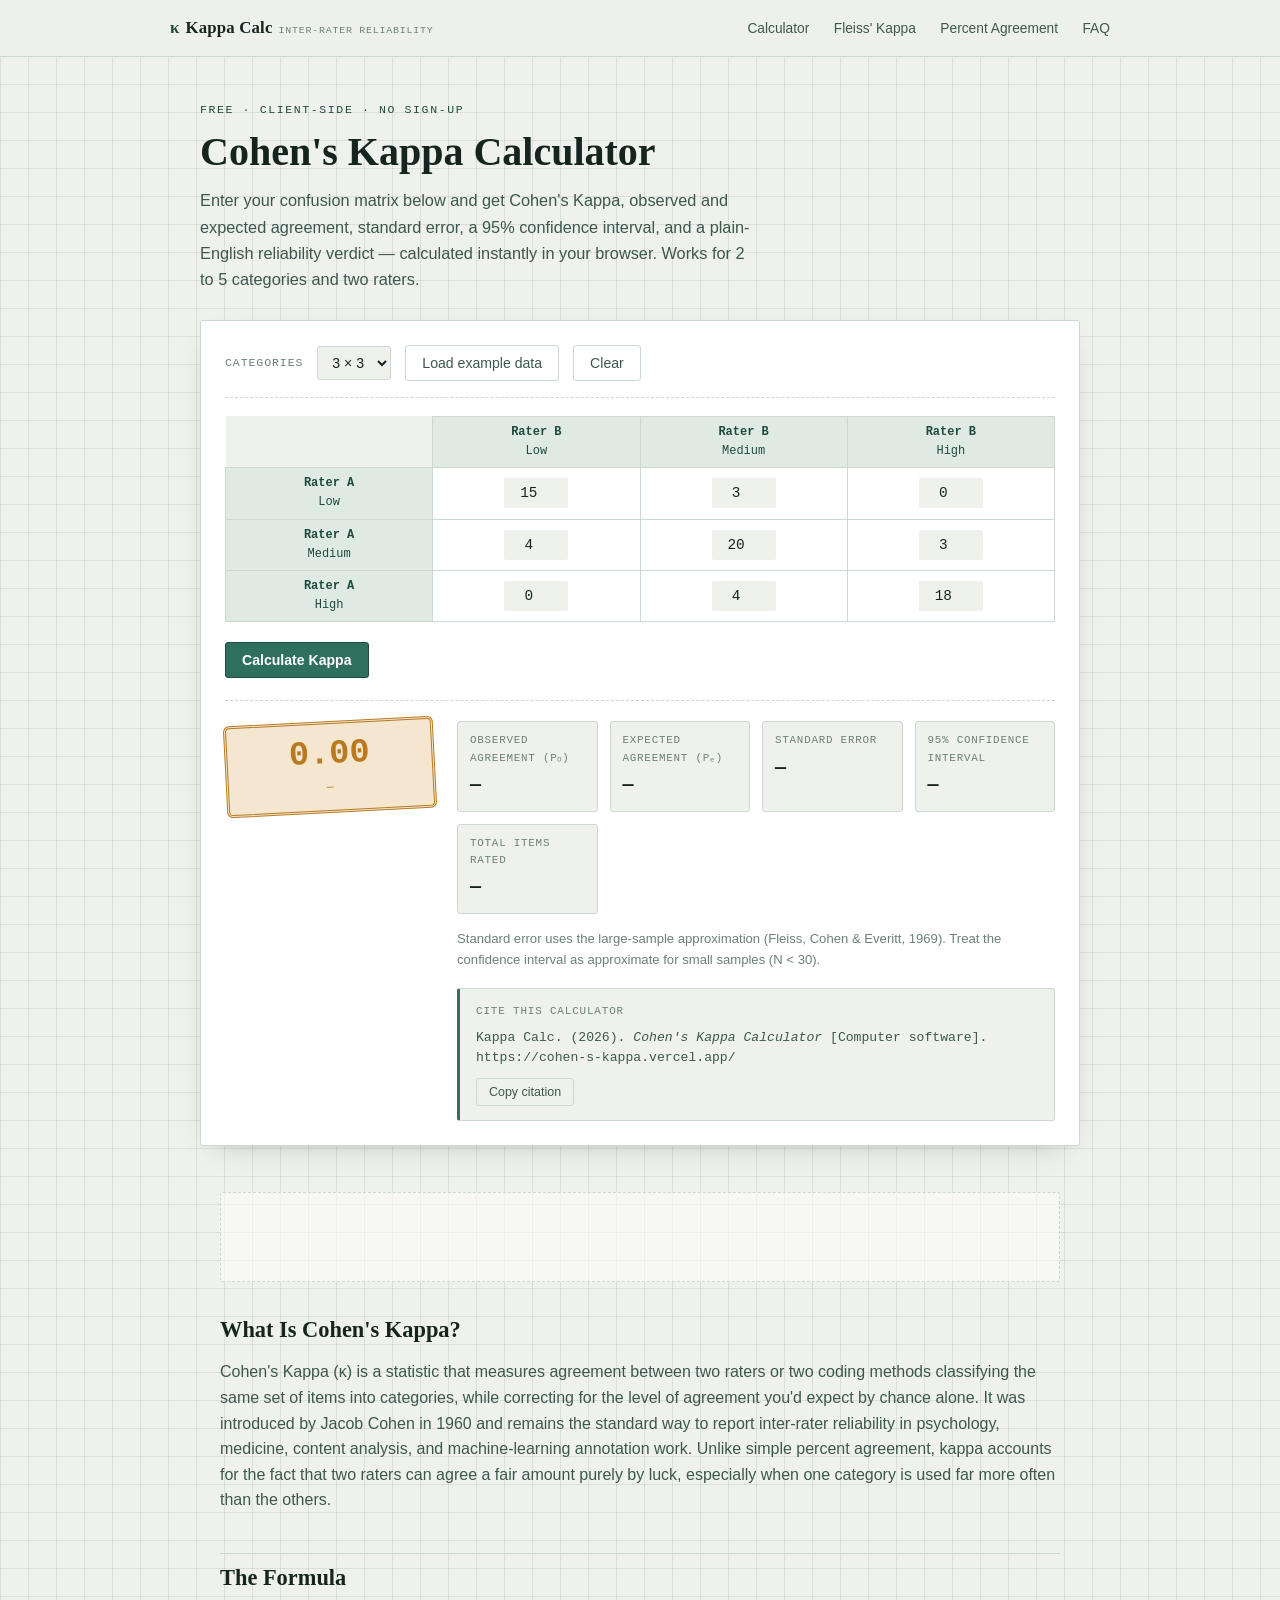
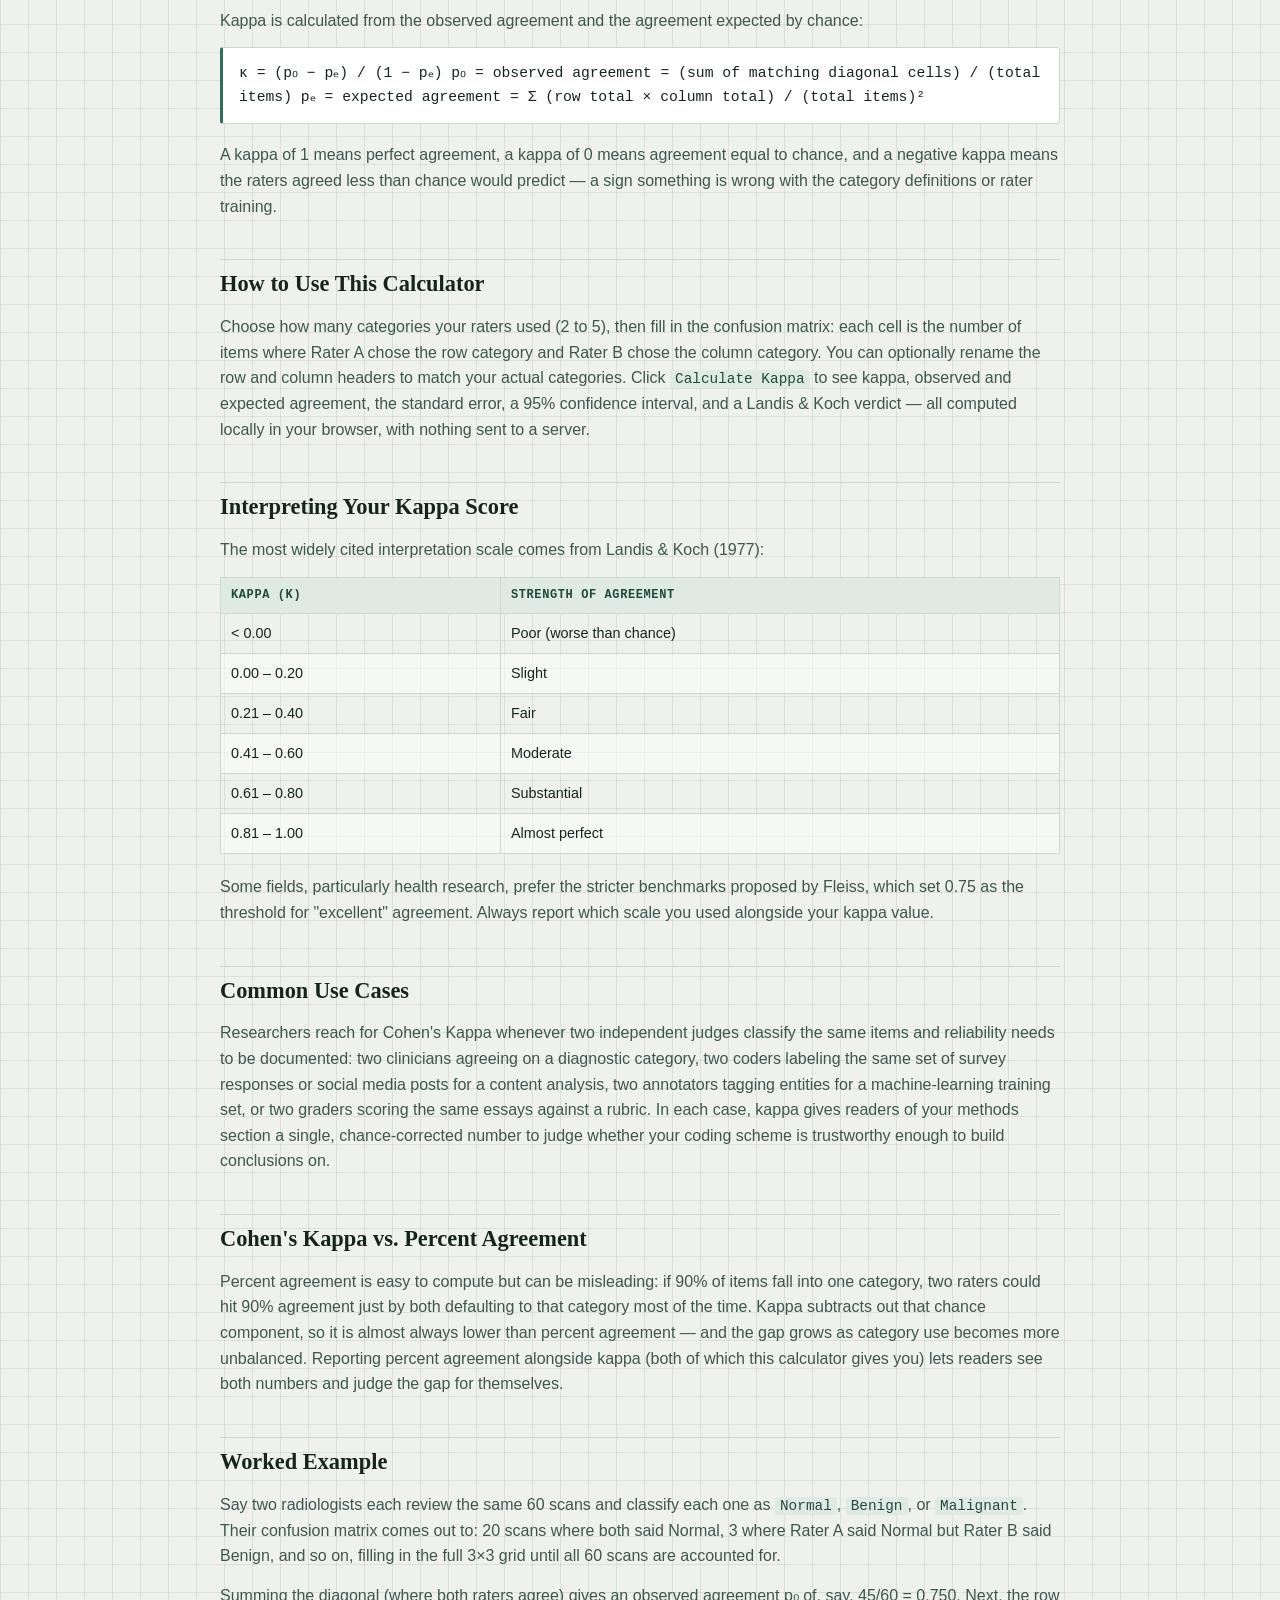
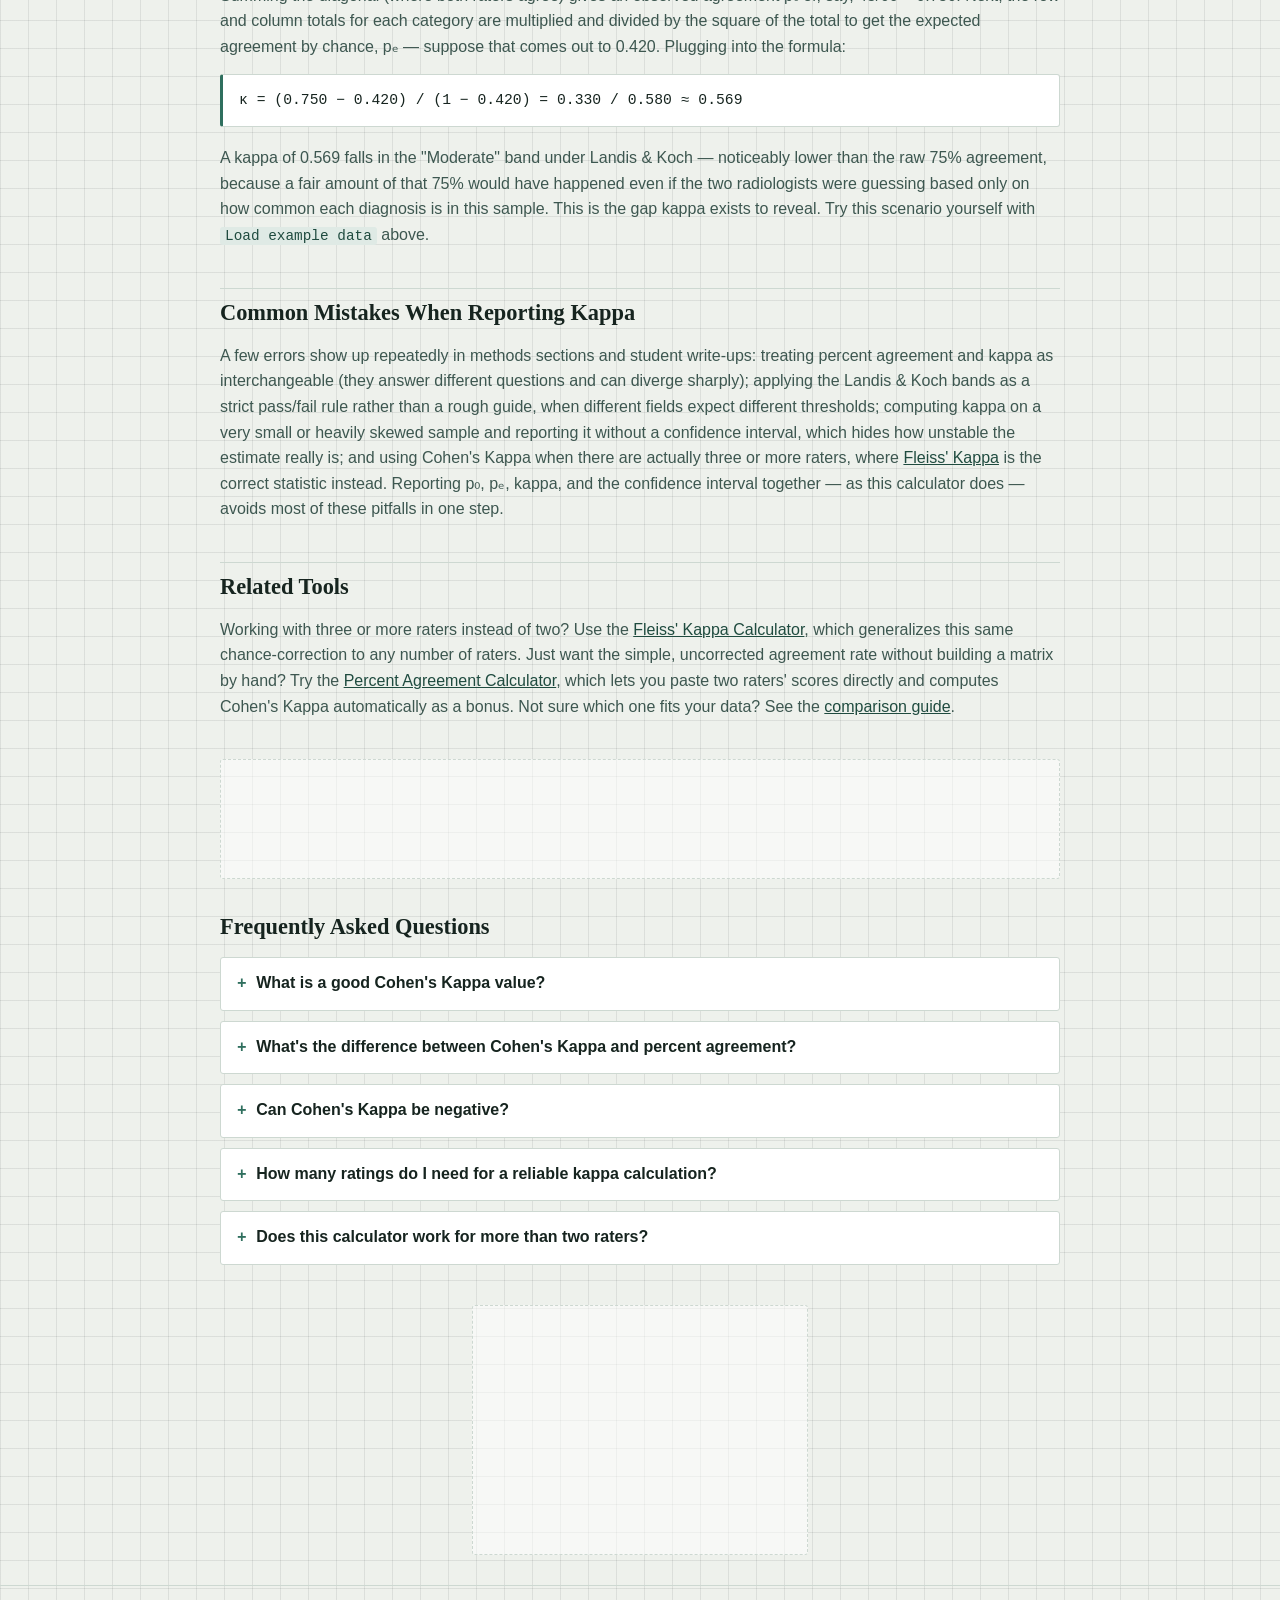
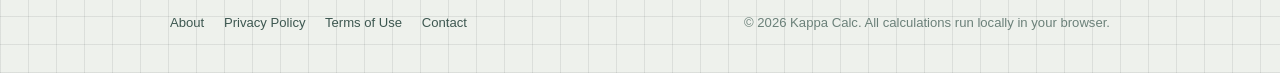
<file: index.html>
<!DOCTYPE html>
<html lang="en">
<head>
<meta charset="UTF-8" />
<meta name="viewport" content="width=device-width, initial-scale=1" />
<title>Cohen's Kappa Calculator — Free Inter-Rater Reliability Tool (2–5 Raters, Any Categories)</title>
<meta name="description" content="Calculate Cohen's Kappa instantly from your confusion matrix. Free inter-rater reliability calculator with observed/expected agreement, standard error, 95% CI, and Landis & Koch interpretation — no signup, runs entirely in your browser." />
<meta name="keywords" content="cohen's kappa calculator, inter-rater reliability calculator, kappa statistic calculator, interrater agreement calculator, observed agreement calculator, kappa coefficient online" />
<link rel="canonical" href="https://cohen-s-kappa.vercel.app/" />
<meta name="robots" content="index, follow" />
<meta name="google-site-verification" content="9bSXV0oYwCNz4T_QT4-FbvCW3bJShIEgX8HZMbep9Co" />

<!-- Open Graph / Social -->
<meta property="og:type" content="website" />
<meta property="og:title" content="Cohen's Kappa Calculator — Free Inter-Rater Reliability Tool" />
<meta property="og:description" content="Paste in your confusion matrix and get Cohen's Kappa, standard error, 95% confidence interval, and a plain-English reliability verdict — instantly, in your browser." />
<meta property="og:url" content="https://cohen-s-kappa.vercel.app/" />
<meta property="og:site_name" content="Kappa Calc" />
<meta property="og:image" content="https://cohen-s-kappa.vercel.app/og-image.png" />
<meta property="og:image:width" content="1200" />
<meta property="og:image:height" content="630" />
<meta name="twitter:card" content="summary_large_image" />
<meta name="twitter:title" content="Cohen's Kappa Calculator — Free Inter-Rater Reliability Tool" />
<meta name="twitter:description" content="Free, instant Cohen's Kappa calculator with confidence intervals and Landis & Koch interpretation. No signup, no server round-trip." />
<meta name="twitter:image" content="https://cohen-s-kappa.vercel.app/og-image.png" />

<link rel="icon" href="data:image/svg+xml,%3Csvg xmlns='http://www.w3.org/2000/svg' viewBox='0 0 100 100'%3E%3Crect width='100' height='100' rx='16' fill='%232f6f5e'/%3E%3Ctext x='50' y='68' font-size='58' font-family='Georgia,serif' fill='%23eef1ec' text-anchor='middle'%3Eκ%3C/text%3E%3C/svg%3E" />
<link rel="stylesheet" href="styles.css" />
<script async src="https://pagead2.googlesyndication.com/pagead/js/adsbygoogle.js?client=ca-pub-2006445566626425" crossorigin="anonymous"></script>

<!-- JSON-LD: WebApplication -->
<script type="application/ld+json">
{
  "@context": "https://schema.org",
  "@type": "WebApplication",
  "name": "Cohen's Kappa Calculator",
  "url": "https://cohen-s-kappa.vercel.app/",
  "applicationCategory": "UtilitiesApplication",
  "operatingSystem": "Any (browser-based)",
  "offers": { "@type": "Offer", "price": "0", "priceCurrency": "USD" },
  "description": "A free browser-based calculator for Cohen's Kappa inter-rater reliability, supporting 2 to 5 categories, with standard error, 95% confidence interval, and Landis & Koch interpretation."
}
</script>
<!-- JSON-LD: FAQPage -->
<script type="application/ld+json">
{
  "@context": "https://schema.org",
  "@type": "FAQPage",
  "mainEntity": [
    {
      "@type": "Question",
      "name": "What is a good Cohen's Kappa value?",
      "acceptedAnswer": {
        "@type": "Answer",
        "text": "Under the commonly cited Landis & Koch (1977) benchmarks, values from 0.61 to 0.80 indicate substantial agreement and 0.81 to 1.00 indicate almost perfect agreement. Many journals in health and social science research treat 0.60 or higher as an acceptable threshold for publication, but the right cutoff depends on your field and the stakes of the classification task."
      }
    },
    {
      "@type": "Question",
      "name": "What is the difference between Cohen's Kappa and percent agreement?",
      "acceptedAnswer": {
        "@type": "Answer",
        "text": "Percent agreement (observed agreement) simply counts how often two raters agree, ignoring the possibility that some of that agreement happened by chance. Cohen's Kappa corrects for chance agreement based on how often each category is used, which is why kappa is almost always lower than raw percent agreement, sometimes substantially so."
      }
    },
    {
      "@type": "Question",
      "name": "Can Cohen's Kappa be negative?",
      "acceptedAnswer": {
        "@type": "Answer",
        "text": "Yes. A kappa near zero means agreement is no better than chance, and a negative kappa means agreement is worse than chance, which can happen with small samples, unbalanced category use, or raters who are systematically working from different definitions."
      }
    },
    {
      "@type": "Question",
      "name": "How many ratings do I need for a reliable kappa calculation?",
      "acceptedAnswer": {
        "@type": "Answer",
        "text": "There is no universal minimum, but kappa is unstable with very small samples or when one category dominates the data. Many methodologists suggest at least 30 to 50 paired ratings per category before treating a kappa estimate as stable, and reporting a confidence interval alongside kappa becomes especially important with smaller samples."
      }
    },
    {
      "@type": "Question",
      "name": "Does this calculator work for more than two raters?",
      "acceptedAnswer": {
        "@type": "Answer",
        "text": "This tool computes Cohen's Kappa, which is defined for exactly two raters. If you have three or more raters, you need Fleiss' Kappa instead, which generalizes the chance-correction to any number of coders."
      }
    }
  ]
}
</script>
</head>
<body>

<header class="site-nav">
  <div class="wrap">
    <a href="/" class="wordmark"><span class="kap">κ</span> Kappa Calc <small>INTER-RATER RELIABILITY</small></a>
    <nav>
      <a href="#calculator">Calculator</a>
      <a href="/fleiss-kappa.html">Fleiss' Kappa</a>
      <a href="/percent-agreement.html">Percent Agreement</a>
      <a href="#faq">FAQ</a>
    </nav>
  </div>
</header>

<main>
  <section class="hero wrap" id="calculator">
    <p class="eyebrow">Free &middot; Client-side &middot; No sign-up</p>
    <h1>Cohen's Kappa Calculator</h1>
    <p class="lede">
      Enter your confusion matrix below and get Cohen's Kappa, observed and expected agreement,
      standard error, a 95% confidence interval, and a plain-English reliability verdict —
      calculated instantly in your browser. Works for 2 to 5 categories and two raters.
    </p>

    <div class="calc-card">
      <div class="calc-toolbar">
        <span class="field-label">Categories</span>
        <select id="matrixSize" class="select" aria-label="Number of categories">
          <option value="2">2 × 2</option>
          <option value="3" selected>3 × 3</option>
          <option value="4">4 × 4</option>
          <option value="5">5 × 5</option>
        </select>
        <button type="button" id="loadExample" class="btn ghost">Load example data</button>
        <button type="button" id="resetMatrix" class="btn ghost">Clear</button>
      </div>

      <div class="matrix-scroll">
        <table class="matrix" id="matrixTable">
          <caption>Rows = Rater A's categories. Columns = Rater B's categories. Cell values are the count of items both raters placed in that combination.</caption>
        </table>
      </div>

      <div class="calc-actions">
        <button type="button" id="computeBtn" class="btn">Calculate Kappa</button>
      </div>

      <div class="results" id="results" hidden>
        <div class="stamp" id="stamp">
          <div class="stamp-kappa" id="stampKappa">0.00</div>
          <div class="stamp-label" id="stampLabel">—</div>
        </div>
        <div>
          <div class="stat-grid">
            <div class="stat">
              <div class="stat-label">Observed agreement (p₀)</div>
              <div class="stat-value" id="statPo">—</div>
            </div>
            <div class="stat">
              <div class="stat-label">Expected agreement (pₑ)</div>
              <div class="stat-value" id="statPe">—</div>
            </div>
            <div class="stat">
              <div class="stat-label">Standard error</div>
              <div class="stat-value" id="statSe">—</div>
            </div>
            <div class="stat">
              <div class="stat-label">95% confidence interval</div>
              <div class="stat-value" id="statCi">—</div>
            </div>
            <div class="stat">
              <div class="stat-label">Total items rated</div>
              <div class="stat-value" id="statN">—</div>
            </div>
          </div>
          <p class="calc-note">Standard error uses the large-sample approximation (Fleiss, Cohen & Everitt, 1969). Treat the confidence interval as approximate for small samples (N &lt; 30).</p>
          <div class="cite-box">
            <div class="cite-label">Cite this calculator</div>
            <p class="cite-text" id="citeText">Kappa Calc. (2026). <em>Cohen's Kappa Calculator</em> [Computer software]. https://cohen-s-kappa.vercel.app/</p>
            <button type="button" id="copyCite" class="btn ghost">Copy citation</button>
          </div>
        </div>
      </div>
    </div>
  </section>

  <div class="ad-slot ad-leaderboard" aria-hidden="false">
    <div class="ad-inner">
      <!-- TODO: replace data-ad-slot="XXXXXXXXXX" with your real leaderboard ad unit ID from AdSense -->
      <ins class="adsbygoogle" style="display:block" data-ad-client="ca-pub-2006445566626425"
           data-ad-slot="XXXXXXXXXX" data-ad-format="auto" data-full-width-responsive="true"></ins>
      <script>(adsbygoogle = window.adsbygoogle || []).push({});</script>
    </div>
  </div>

  <article class="content" id="guide">
    <h2>What Is Cohen's Kappa?</h2>
    <p>
      Cohen's Kappa (κ) is a statistic that measures agreement between two raters or two coding
      methods classifying the same set of items into categories, while correcting for the level
      of agreement you'd expect by chance alone. It was introduced by Jacob Cohen in 1960 and
      remains the standard way to report inter-rater reliability in psychology, medicine,
      content analysis, and machine-learning annotation work. Unlike simple percent agreement,
      kappa accounts for the fact that two raters can agree a fair amount purely by luck,
      especially when one category is used far more often than the others.
    </p>

    <h2>The Formula</h2>
    <p>Kappa is calculated from the observed agreement and the agreement expected by chance:</p>
    <div class="formula">
κ = (p₀ − pₑ) / (1 − pₑ)

p₀ = observed agreement = (sum of matching diagonal cells) / (total items)
pₑ = expected agreement = Σ (row total × column total) / (total items)²
    </div>
    <p>
      A kappa of 1 means perfect agreement, a kappa of 0 means agreement equal to chance, and a
      negative kappa means the raters agreed less than chance would predict — a sign something
      is wrong with the category definitions or rater training.
    </p>

    <h2>How to Use This Calculator</h2>
    <p>
      Choose how many categories your raters used (2 to 5), then fill in the confusion matrix:
      each cell is the number of items where Rater A chose the row category and Rater B chose the
      column category. You can optionally rename the row and column headers to match your actual
      categories. Click <code>Calculate Kappa</code> to see kappa, observed and expected
      agreement, the standard error, a 95% confidence interval, and a Landis &amp; Koch verdict —
      all computed locally in your browser, with nothing sent to a server.
    </p>

    <h2>Interpreting Your Kappa Score</h2>
    <p>The most widely cited interpretation scale comes from Landis &amp; Koch (1977):</p>
    <table class="ref">
      <thead>
        <tr><th>Kappa (κ)</th><th>Strength of agreement</th></tr>
      </thead>
      <tbody>
        <tr><td>&lt; 0.00</td><td>Poor (worse than chance)</td></tr>
        <tr><td>0.00 – 0.20</td><td>Slight</td></tr>
        <tr><td>0.21 – 0.40</td><td>Fair</td></tr>
        <tr><td>0.41 – 0.60</td><td>Moderate</td></tr>
        <tr><td>0.61 – 0.80</td><td>Substantial</td></tr>
        <tr><td>0.81 – 1.00</td><td>Almost perfect</td></tr>
      </tbody>
    </table>
    <p>
      Some fields, particularly health research, prefer the stricter benchmarks proposed by
      Fleiss, which set 0.75 as the threshold for "excellent" agreement. Always report which
      scale you used alongside your kappa value.
    </p>

    <h2>Common Use Cases</h2>
    <p>
      Researchers reach for Cohen's Kappa whenever two independent judges classify the same
      items and reliability needs to be documented: two clinicians agreeing on a diagnostic
      category, two coders labeling the same set of survey responses or social media posts for a
      content analysis, two annotators tagging entities for a machine-learning training set, or
      two graders scoring the same essays against a rubric. In each case, kappa gives readers of
      your methods section a single, chance-corrected number to judge whether your coding scheme
      is trustworthy enough to build conclusions on.
    </p>

    <h2>Cohen's Kappa vs. Percent Agreement</h2>
    <p>
      Percent agreement is easy to compute but can be misleading: if 90% of items fall into one
      category, two raters could hit 90% agreement just by both defaulting to that category most
      of the time. Kappa subtracts out that chance component, so it is almost always lower than
      percent agreement — and the gap grows as category use becomes more unbalanced. Reporting
      percent agreement alongside kappa (both of which this calculator gives you) lets readers
      see both numbers and judge the gap for themselves.
    </p>

    <h2>Worked Example</h2>
    <p>
      Say two radiologists each review the same 60 scans and classify each one as
      <code>Normal</code>, <code>Benign</code>, or <code>Malignant</code>. Their confusion matrix
      comes out to: 20 scans where both said Normal, 3 where Rater A said Normal but Rater B said
      Benign, and so on, filling in the full 3×3 grid until all 60 scans are accounted for.
    </p>
    <p>
      Summing the diagonal (where both raters agree) gives an observed agreement p₀ of, say,
      45/60 = 0.750. Next, the row and column totals for each category are multiplied and divided
      by the square of the total to get the expected agreement by chance, pₑ — suppose that comes
      out to 0.420. Plugging into the formula:
    </p>
    <div class="formula">
κ = (0.750 − 0.420) / (1 − 0.420) = 0.330 / 0.580 ≈ 0.569
    </div>
    <p>
      A kappa of 0.569 falls in the "Moderate" band under Landis &amp; Koch — noticeably lower
      than the raw 75% agreement, because a fair amount of that 75% would have happened even if
      the two radiologists were guessing based only on how common each diagnosis is in this
      sample. This is the gap kappa exists to reveal. Try this scenario yourself with
      <code>Load example data</code> above.
    </p>

    <h2>Common Mistakes When Reporting Kappa</h2>
    <p>
      A few errors show up repeatedly in methods sections and student write-ups: treating percent
      agreement and kappa as interchangeable (they answer different questions and can diverge
      sharply); applying the Landis &amp; Koch bands as a strict pass/fail rule rather than a
      rough guide, when different fields expect different thresholds; computing kappa on a very
      small or heavily skewed sample and reporting it without a confidence interval, which hides
      how unstable the estimate really is; and using Cohen's Kappa when there are actually three
      or more raters, where <a href="/fleiss-kappa.html">Fleiss' Kappa</a> is the correct
      statistic instead. Reporting p₀, pₑ, kappa, and the confidence interval together — as this
      calculator does — avoids most of these pitfalls in one step.
    </p>

    <h2>Related Tools</h2>
    <p>
      Working with three or more raters instead of two? Use the
      <a href="/fleiss-kappa.html">Fleiss' Kappa Calculator</a>, which generalizes this same
      chance-correction to any number of raters. Just want the simple, uncorrected agreement
      rate without building a matrix by hand? Try the
      <a href="/percent-agreement.html">Percent Agreement Calculator</a>, which lets you paste
      two raters' scores directly and computes Cohen's Kappa automatically as a bonus. Not sure
      which one fits your data? See the <a href="/compare.html">comparison guide</a>.
    </p>
  </article>

  <div class="ad-slot ad-infeed" aria-hidden="false">
    <div class="ad-inner">
      <!-- TODO: replace data-ad-slot="XXXXXXXXXX" with your real in-feed ad unit ID from AdSense -->
      <ins class="adsbygoogle" style="display:block" data-ad-client="ca-pub-2006445566626425"
           data-ad-slot="XXXXXXXXXX" data-ad-format="fluid" data-ad-layout="in-article" data-full-width-responsive="true"></ins>
      <script>(adsbygoogle = window.adsbygoogle || []).push({});</script>
    </div>
  </div>

  <article class="content" id="faq">
    <h2>Frequently Asked Questions</h2>

    <details class="faq">
      <summary>What is a good Cohen's Kappa value?</summary>
      <p>Under the Landis &amp; Koch benchmarks, 0.61–0.80 is substantial agreement and 0.81–1.00
      is almost perfect. Many journals treat 0.60 as a practical minimum for publication, but the
      right threshold depends on your field and how much is riding on the classification.</p>
    </details>

    <details class="faq">
      <summary>What's the difference between Cohen's Kappa and percent agreement?</summary>
      <p>Percent agreement just counts matches. Kappa subtracts out the agreement you'd expect by
      chance given how often each category is used, so it's a stricter, more honest number —
      and it's almost always lower than raw percent agreement.</p>
    </details>

    <details class="faq">
      <summary>Can Cohen's Kappa be negative?</summary>
      <p>Yes. A kappa near zero means the raters did no better than chance, and a negative kappa
      means they did worse than chance — often a sign of unclear category definitions or
      inconsistent rater training.</p>
    </details>

    <details class="faq">
      <summary>How many ratings do I need for a reliable kappa calculation?</summary>
      <p>There's no strict cutoff, but kappa gets unstable with very small samples or heavily
      skewed category use. As a rule of thumb, aim for at least 30–50 paired ratings before
      treating your estimate as stable, and always report the confidence interval.</p>
    </details>

    <details class="faq">
      <summary>Does this calculator work for more than two raters?</summary>
      <p>No — Cohen's Kappa is defined for exactly two raters. For three or more raters, you need
      <a href="/fleiss-kappa.html">Fleiss' Kappa</a>, which generalizes the same chance-correction idea to any number of coders.</p>
    </details>
  </article>

  <div class="ad-slot ad-rectangle" aria-hidden="false">
    <div class="ad-inner">
      <!-- TODO: replace data-ad-slot="XXXXXXXXXX" with your real rectangle ad unit ID from AdSense -->
      <ins class="adsbygoogle" style="display:block" data-ad-client="ca-pub-2006445566626425"
           data-ad-slot="XXXXXXXXXX" data-ad-format="rectangle" data-full-width-responsive="true"></ins>
      <script>(adsbygoogle = window.adsbygoogle || []).push({});</script>
    </div>
  </div>
</main>

<footer class="site-footer">
  <div class="wrap">
    <div>
      <a href="/about.html">About</a>
      <a href="/privacy.html">Privacy Policy</a>
      <a href="/terms.html">Terms of Use</a>
      <a href="/contact.html">Contact</a>
    </div>
    <div>&copy; <span id="year"></span> Kappa Calc. All calculations run locally in your browser.</div>
  </div>
</footer>

<script>
(function () {
  document.getElementById('year').textContent = new Date().getFullYear();

  var sizeSelect = document.getElementById('matrixSize');
  var table = document.getElementById('matrixTable');
  var resultsBox = document.getElementById('results');

  var EXAMPLES = {
    2: { labels: ['Present', 'Absent'], data: [[25, 5], [4, 30]] },
    3: { labels: ['Low', 'Medium', 'High'], data: [[15, 3, 0], [4, 20, 3], [0, 4, 18]] },
    4: { labels: ['A', 'B', 'C', 'D'], data: [[10,1,0,0],[2,12,2,0],[0,3,14,1],[0,0,2,11]] },
    5: { labels: ['1','2','3','4','5'], data: [[8,1,0,0,0],[1,9,1,0,0],[0,2,10,1,0],[0,0,1,9,1],[0,0,0,1,8]] }
  };

  function buildTable(n, prefill) {
    var labels = (prefill && prefill.labels) || defaultLabels(n);
    var data = (prefill && prefill.data) || zeros(n);

    var html = '<thead><tr><th class="corner"></th>';
    for (var c = 0; c < n; c++) {
      html += '<th>Rater B<br><input type="text" data-col="' + c + '" value="' + escapeAttr(labels[c]) + '" aria-label="Column category ' + (c+1) + ' name"></th>';
    }
    html += '</tr></thead><tbody>';
    for (var r = 0; r < n; r++) {
      html += '<tr><th class="row-head">Rater A<br><input type="text" data-row="' + r + '" value="' + escapeAttr(labels[r]) + '" aria-label="Row category ' + (r+1) + ' name"></th>';
      for (var c2 = 0; c2 < n; c2++) {
        html += '<td><input type="number" min="0" step="1" data-r="' + r + '" data-c="' + c2 + '" value="' + (data[r] && data[r][c2] != null ? data[r][c2] : 0) + '" aria-label="Count row ' + (r+1) + ' column ' + (c2+1) + '"></td>';
      }
      html += '</tr>';
    }
    html += '</tbody>';
    table.innerHTML = html;
    resultsBox.hidden = true;
  }

  function defaultLabels(n) {
    var out = [];
    for (var i = 0; i < n; i++) out.push('Cat ' + (i + 1));
    return out;
  }
  function zeros(n) {
    var out = [];
    for (var i = 0; i < n; i++) out.push(new Array(n).fill(0));
    return out;
  }
  function escapeAttr(s) {
    return String(s).replace(/&/g, '&amp;').replace(/"/g, '&quot;');
  }

  function readMatrix() {
    var n = parseInt(sizeSelect.value, 10);
    var m = zeros(n);
    var inputs = table.querySelectorAll('input[type="number"]');
    inputs.forEach(function (inp) {
      var r = parseInt(inp.getAttribute('data-r'), 10);
      var c = parseInt(inp.getAttribute('data-c'), 10);
      var v = parseFloat(inp.value);
      m[r][c] = isNaN(v) || v < 0 ? 0 : v;
    });
    return m;
  }

  function computeKappa(m) {
    var n = m.length;
    var total = 0;
    for (var r = 0; r < n; r++) for (var c = 0; c < n; c++) total += m[r][c];
    if (total <= 0) return null;

    var rowSums = new Array(n).fill(0);
    var colSums = new Array(n).fill(0);
    var agree = 0;
    for (r = 0; r < n; r++) {
      for (c = 0; c < n; c++) {
        rowSums[r] += m[r][c];
        colSums[c] += m[r][c];
        if (r === c) agree += m[r][c];
      }
    }

    var po = agree / total;
    var pe = 0;
    for (var i = 0; i < n; i++) pe += (rowSums[i] * colSums[i]) / (total * total);

    var kappa = pe === 1 ? 0 : (po - pe) / (1 - pe);

    // Large-sample standard error approximation (Fleiss, Cohen & Everitt, 1969)
    var se = Math.sqrt((po * (1 - po)) / (total * Math.pow(1 - pe, 2)));
    var ciLow = kappa - 1.96 * se;
    var ciHigh = kappa + 1.96 * se;

    return { n: total, po: po, pe: pe, kappa: kappa, se: se, ciLow: ciLow, ciHigh: ciHigh };
  }

  function interpret(k) {
    if (k < 0) return 'Poor';
    if (k <= 0.20) return 'Slight';
    if (k <= 0.40) return 'Fair';
    if (k <= 0.60) return 'Moderate';
    if (k <= 0.80) return 'Substantial';
    return 'Almost Perfect';
  }

  function render(stats) {
    document.getElementById('statPo').textContent = (stats.po * 100).toFixed(1) + '%';
    document.getElementById('statPe').textContent = (stats.pe * 100).toFixed(1) + '%';
    document.getElementById('statSe').textContent = isFinite(stats.se) ? stats.se.toFixed(4) : '—';
    document.getElementById('statCi').textContent = isFinite(stats.se)
      ? '[' + stats.ciLow.toFixed(3) + ', ' + stats.ciHigh.toFixed(3) + ']'
      : '—';
    document.getElementById('statN').textContent = stats.n;
    document.getElementById('stampKappa').textContent = stats.kappa.toFixed(3);
    document.getElementById('stampLabel').textContent = interpret(stats.kappa) + ' Agreement';
    resultsBox.hidden = false;
    resultsBox.scrollIntoView({ behavior: 'smooth', block: 'nearest' });
  }

  document.getElementById('computeBtn').addEventListener('click', function () {
    var m = readMatrix();
    var stats = computeKappa(m);
    if (!stats) {
      alert('Enter at least one rated item before calculating.');
      return;
    }
    render(stats);
  });

  document.getElementById('loadExample').addEventListener('click', function () {
    var n = parseInt(sizeSelect.value, 10);
    buildTable(n, EXAMPLES[n]);
  });

  document.getElementById('resetMatrix').addEventListener('click', function () {
    var n = parseInt(sizeSelect.value, 10);
    buildTable(n);
  });

  sizeSelect.addEventListener('change', function () {
    buildTable(parseInt(sizeSelect.value, 10));
  });

  var copyCiteBtn = document.getElementById('copyCite');
  if (copyCiteBtn) {
    copyCiteBtn.addEventListener('click', function () {
      var text = document.getElementById('citeText').textContent;
      navigator.clipboard.writeText(text).then(function () {
        copyCiteBtn.textContent = 'Copied!';
        setTimeout(function () { copyCiteBtn.textContent = 'Copy citation'; }, 1800);
      });
    });
  }

  // init
  buildTable(3, EXAMPLES[3]);
})();
</script>
</body>
</html>
</file>
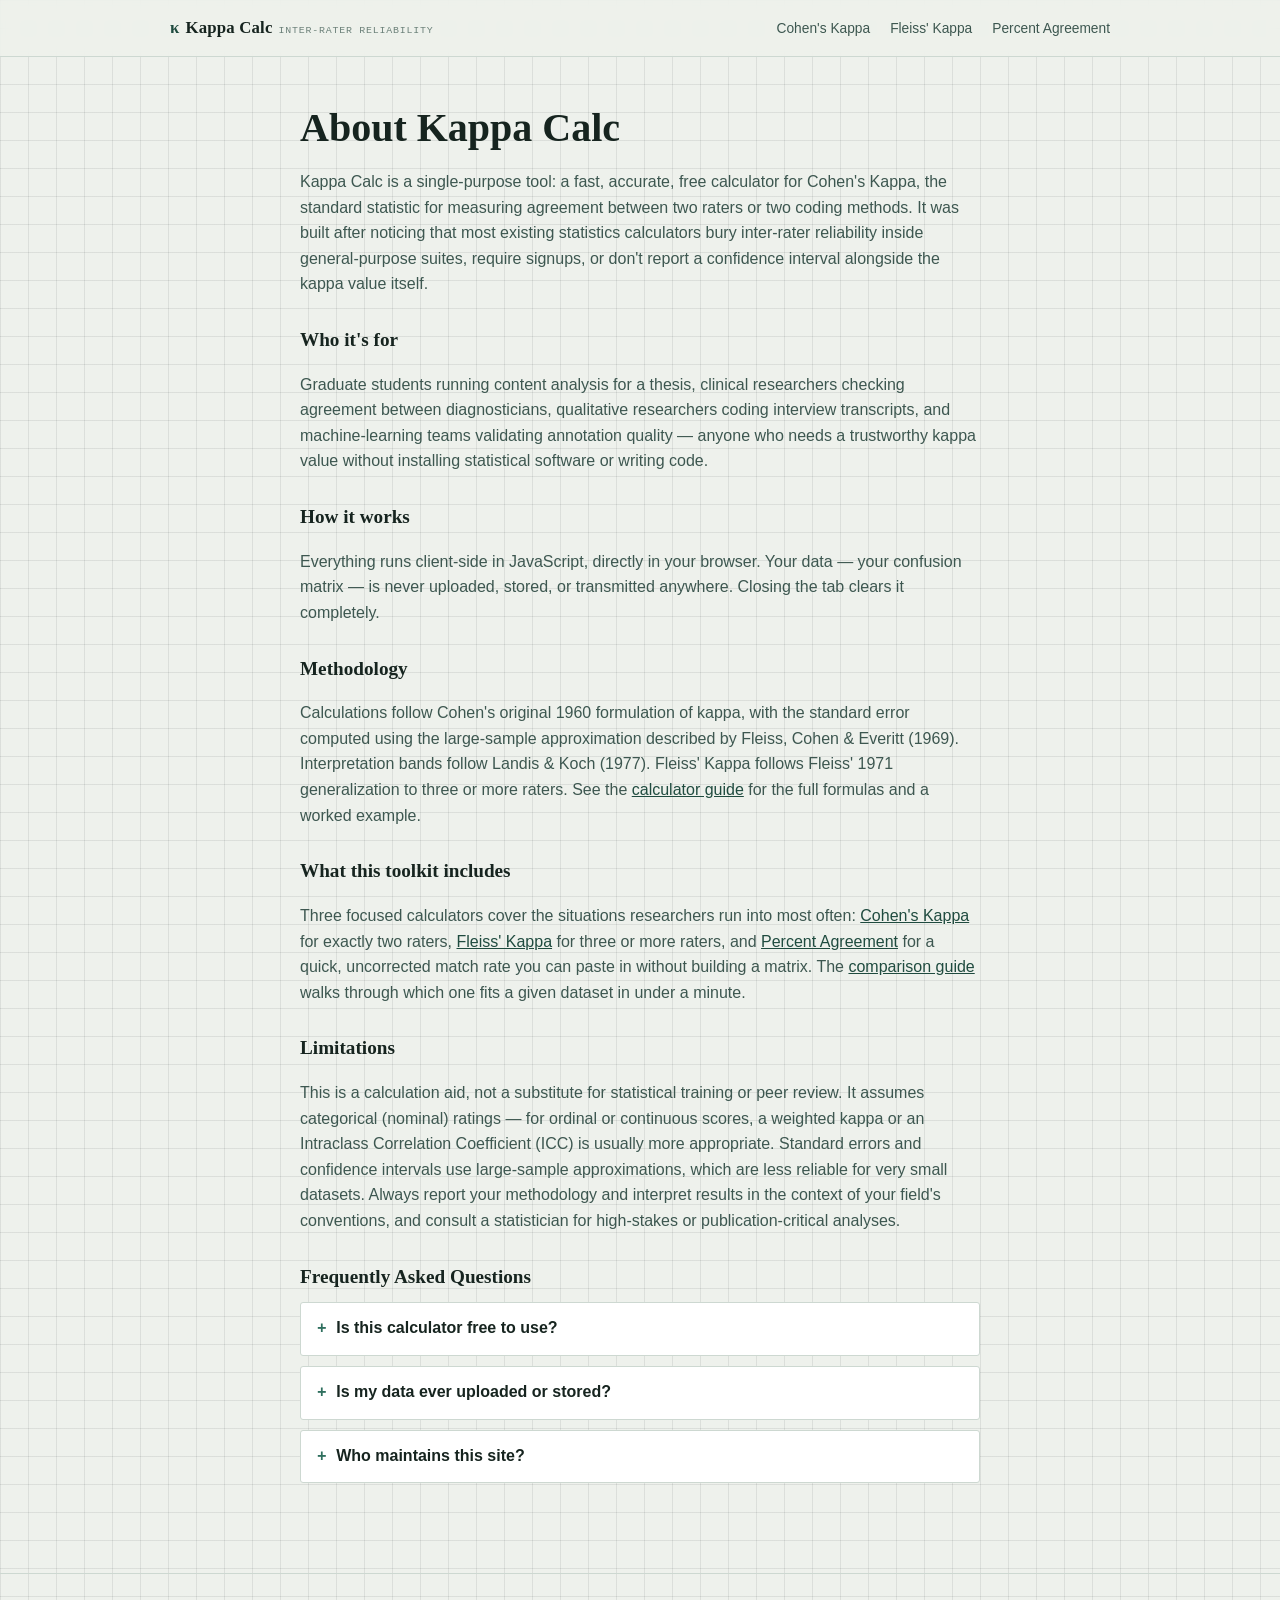
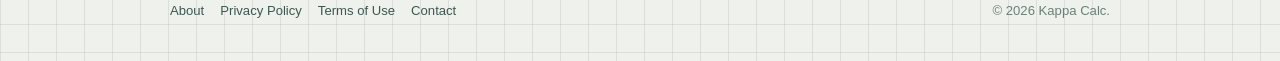
<file: about.html>
<!DOCTYPE html>
<html lang="en">
<head>
<meta charset="UTF-8" />
<meta name="viewport" content="width=device-width, initial-scale=1" />
<title>About Kappa Calc — Free Inter-Rater Reliability Calculator</title>
<meta name="description" content="Kappa Calc is a free, browser-based Cohen's Kappa calculator built for researchers, students, and coders who need a quick, accurate inter-rater reliability score." />
<link rel="canonical" href="https://cohen-s-kappa.vercel.app/about.html" />
<meta name="robots" content="index, follow" />
<meta name="google-site-verification" content="9bSXV0oYwCNz4T_QT4-FbvCW3bJShIEgX8HZMbep9Co" />

<meta property="og:type" content="website" />
<meta property="og:title" content="About Kappa Calc — Free Inter-Rater Reliability Calculator" />
<meta property="og:description" content="Kappa Calc is a free, browser-based Cohen's Kappa calculator built for researchers, students, and coders who need a quick, accurate inter-rater reliability score." />
<meta property="og:url" content="https://cohen-s-kappa.vercel.app/about.html" />
<meta property="og:site_name" content="Kappa Calc" />
<meta property="og:image" content="https://cohen-s-kappa.vercel.app/og-image.png" />
<meta property="og:image:width" content="1200" />
<meta property="og:image:height" content="630" />
<meta name="twitter:card" content="summary_large_image" />
<meta name="twitter:title" content="About Kappa Calc" />
<meta name="twitter:description" content="A free, browser-based inter-rater reliability toolkit built for researchers, students, and annotators." />
<meta name="twitter:image" content="https://cohen-s-kappa.vercel.app/og-image.png" />

<link rel="icon" href="data:image/svg+xml,%3Csvg xmlns='http://www.w3.org/2000/svg' viewBox='0 0 100 100'%3E%3Crect width='100' height='100' rx='16' fill='%232f6f5e'/%3E%3Ctext x='50' y='68' font-size='58' font-family='Georgia,serif' fill='%23eef1ec' text-anchor='middle'%3E%CE%BA%3C/text%3E%3C/svg%3E" />
<link rel="stylesheet" href="styles.css" />
<script async src="https://pagead2.googlesyndication.com/pagead/js/adsbygoogle.js?client=ca-pub-2006445566626425" crossorigin="anonymous"></script>

<script type="application/ld+json">
{
  "@context": "https://schema.org",
  "@type": "BreadcrumbList",
  "itemListElement": [
    { "@type": "ListItem", "position": 1, "name": "Home", "item": "https://cohen-s-kappa.vercel.app/" },
    { "@type": "ListItem", "position": 2, "name": "About", "item": "https://cohen-s-kappa.vercel.app/about.html" }
  ]
}
</script>
</head>
<body>
<header class="site-nav">
  <div class="wrap">
    <a href="/" class="wordmark"><span class="kap">κ</span> Kappa Calc <small>INTER-RATER RELIABILITY</small></a>
    <nav><a href="/#calculator">Cohen's Kappa</a><a href="/fleiss-kappa.html">Fleiss' Kappa</a><a href="/percent-agreement.html">Percent Agreement</a></nav>
  </div>
</header>
<main class="simple-page">
  <h1>About Kappa Calc</h1>
  <p>
    Kappa Calc is a single-purpose tool: a fast, accurate, free calculator for Cohen's Kappa,
    the standard statistic for measuring agreement between two raters or two coding methods.
    It was built after noticing that most existing statistics calculators bury inter-rater
    reliability inside general-purpose suites, require signups, or don't report a confidence
    interval alongside the kappa value itself.
  </p>
  <h2>Who it's for</h2>
  <p>
    Graduate students running content analysis for a thesis, clinical researchers checking
    agreement between diagnosticians, qualitative researchers coding interview transcripts,
    and machine-learning teams validating annotation quality — anyone who needs a trustworthy
    kappa value without installing statistical software or writing code.
  </p>
  <h2>How it works</h2>
  <p>
    Everything runs client-side in JavaScript, directly in your browser. Your data — your
    confusion matrix — is never uploaded, stored, or transmitted anywhere. Closing the tab
    clears it completely.
  </p>
  <h2>Methodology</h2>
  <p>
    Calculations follow Cohen's original 1960 formulation of kappa, with the standard error
    computed using the large-sample approximation described by Fleiss, Cohen &amp; Everitt
    (1969). Interpretation bands follow Landis &amp; Koch (1977). Fleiss' Kappa follows Fleiss'
    1971 generalization to three or more raters. See the <a href="/#guide">calculator guide</a>
    for the full formulas and a worked example.
  </p>

  <h2>What this toolkit includes</h2>
  <p>
    Three focused calculators cover the situations researchers run into most often:
    <a href="/#calculator">Cohen's Kappa</a> for exactly two raters, <a href="/fleiss-kappa.html">Fleiss'
    Kappa</a> for three or more raters, and <a href="/percent-agreement.html">Percent Agreement</a>
    for a quick, uncorrected match rate you can paste in without building a matrix. The
    <a href="/compare.html">comparison guide</a> walks through which one fits a given dataset in
    under a minute.
  </p>

  <h2>Limitations</h2>
  <p>
    This is a calculation aid, not a substitute for statistical training or peer review. It
    assumes categorical (nominal) ratings — for ordinal or continuous scores, a weighted kappa
    or an Intraclass Correlation Coefficient (ICC) is usually more appropriate. Standard errors
    and confidence intervals use large-sample approximations, which are less reliable for very
    small datasets. Always report your methodology and interpret results in the context of your
    field's conventions, and consult a statistician for high-stakes or publication-critical
    analyses.
  </p>

  <h2>Frequently Asked Questions</h2>
  <details class="faq">
    <summary>Is this calculator free to use?</summary>
    <p>Yes, all three calculators are free, with no account, signup, or usage limit.</p>
  </details>
  <details class="faq">
    <summary>Is my data ever uploaded or stored?</summary>
    <p>No. Every calculation runs in JavaScript inside your browser. Nothing you type into a
    matrix or text box is sent to a server, logged, or stored — see the
    <a href="/privacy.html">privacy policy</a> for details.</p>
  </details>
  <details class="faq">
    <summary>Who maintains this site?</summary>
    <p>Kappa Calc is an independently maintained utility site. Questions, corrections, or bug
    reports are welcome via the <a href="/contact.html">contact page</a>.</p>
  </details>
</main>
<footer class="site-footer">
  <div class="wrap">
    <div><a href="/about.html">About</a><a href="/privacy.html">Privacy Policy</a><a href="/terms.html">Terms of Use</a><a href="/contact.html">Contact</a></div>
    <div>&copy; <span id="year"></span> Kappa Calc.</div>
  </div>
</footer>
<script>document.getElementById('year').textContent = new Date().getFullYear();</script>
</body>
</html>
</file>
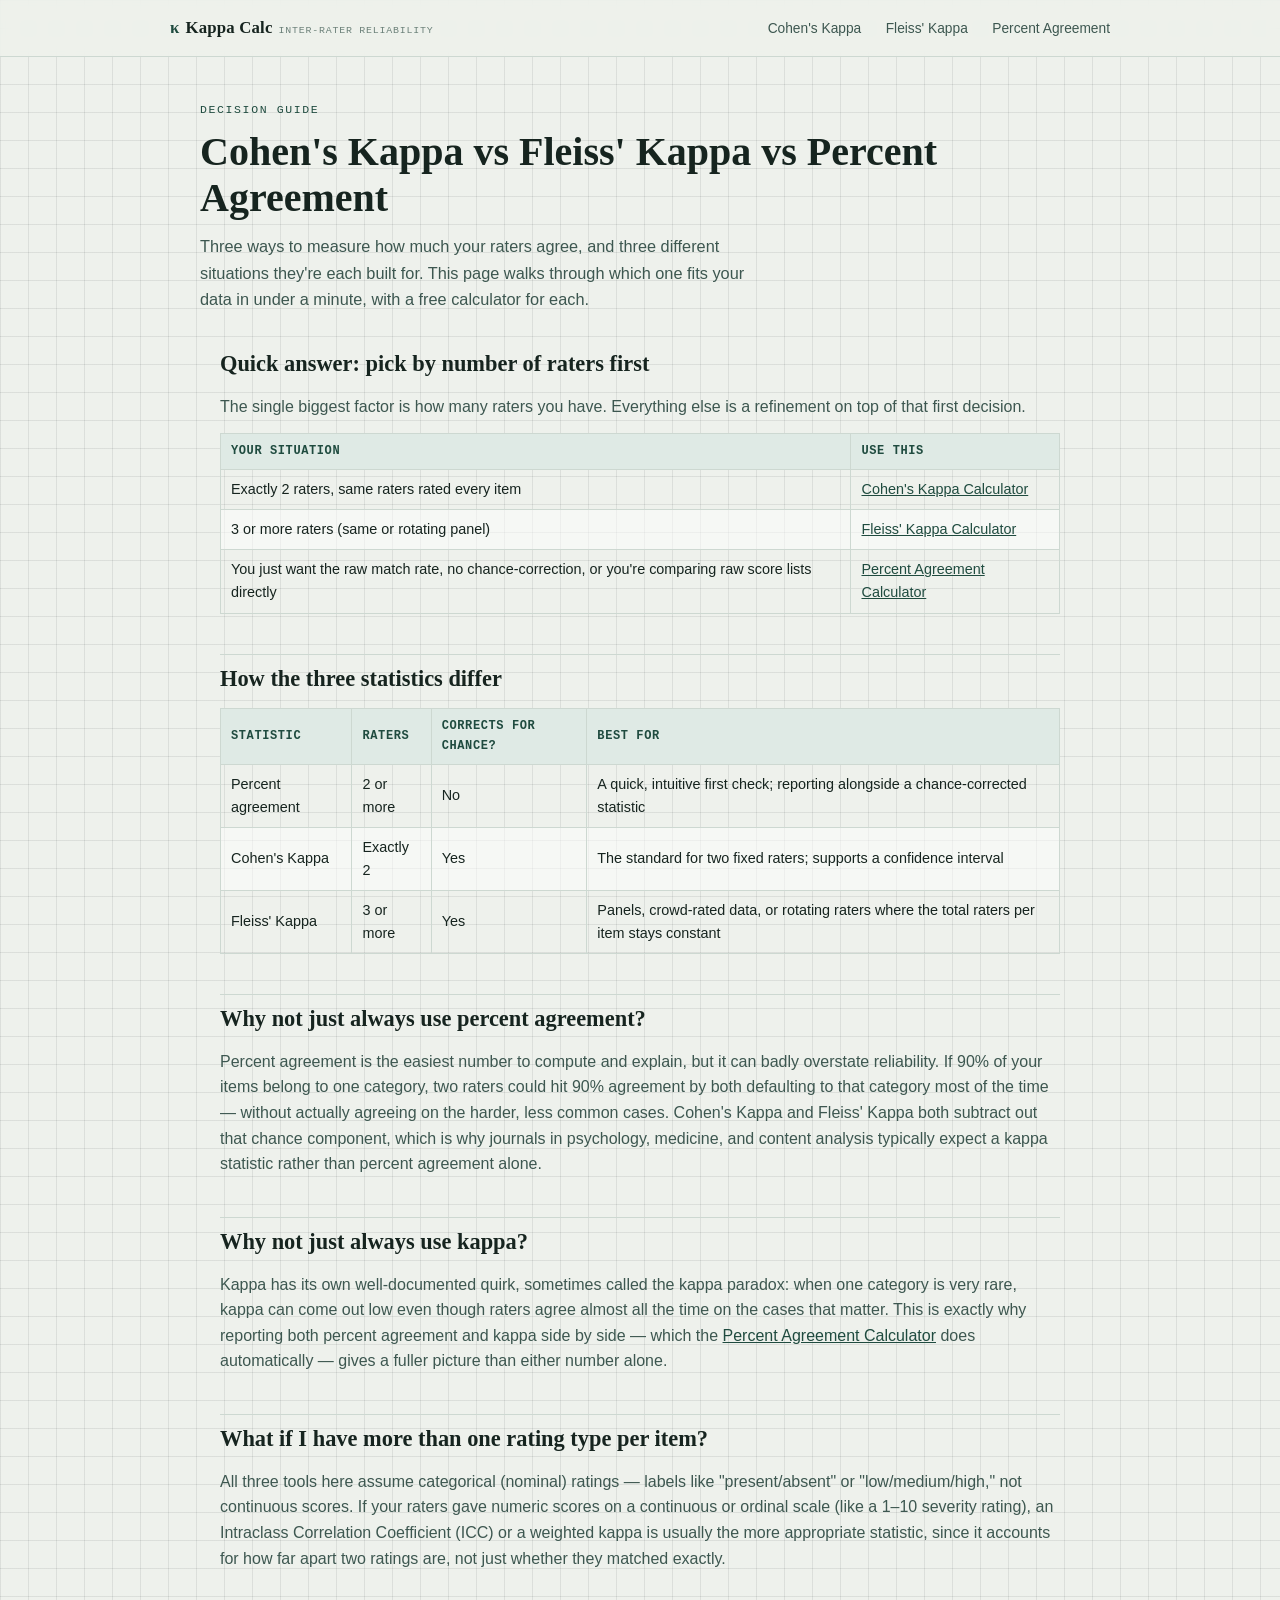
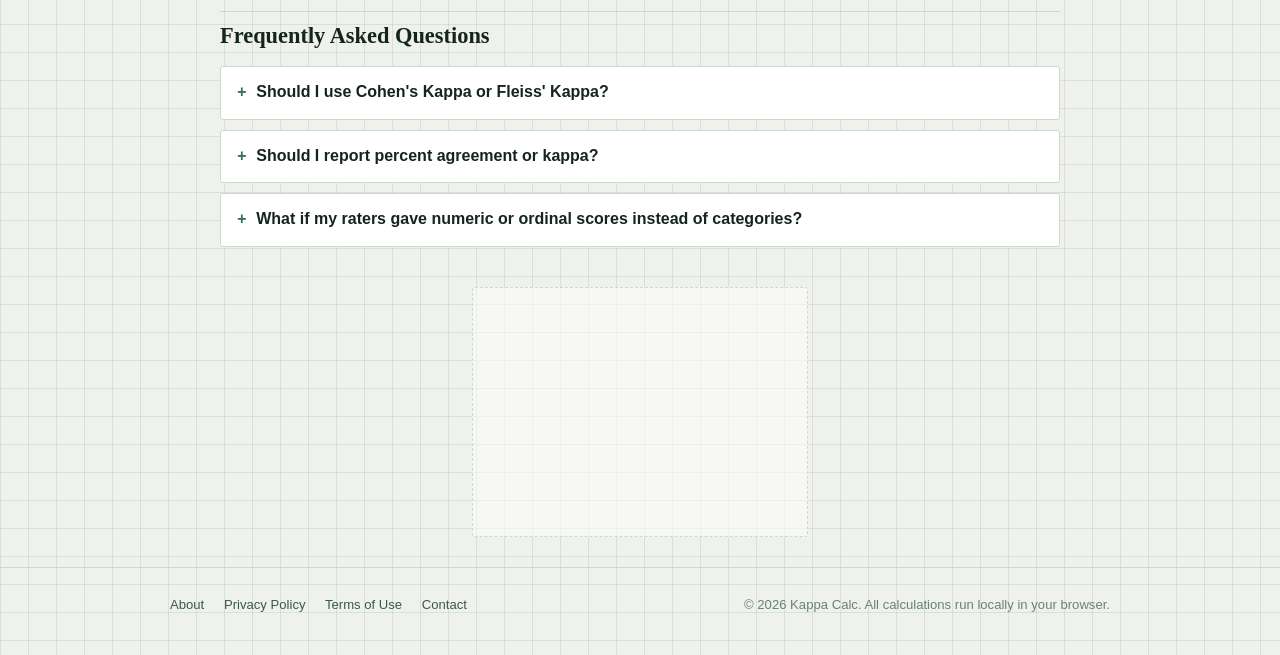
<file: compare.html>
<!DOCTYPE html>
<html lang="en">
<head>
<meta charset="UTF-8" />
<meta name="viewport" content="width=device-width, initial-scale=1" />
<title>Cohen's Kappa vs Fleiss' Kappa vs Percent Agreement — Which Should You Use?</title>
<meta name="description" content="A quick decision guide to choosing between Cohen's Kappa, Fleiss' Kappa, and percent agreement for measuring inter-rater reliability, with a comparison table and free calculators for each." />
<meta name="keywords" content="cohen's kappa vs fleiss kappa, which inter-rater reliability statistic, percent agreement vs kappa, how to choose reliability statistic, inter-rater reliability guide" />
<link rel="canonical" href="https://cohen-s-kappa.vercel.app/compare.html" />
<meta name="robots" content="index, follow" />
<meta name="google-site-verification" content="9bSXV0oYwCNz4T_QT4-FbvCW3bJShIEgX8HZMbep9Co" />

<meta property="og:type" content="website" />
<meta property="og:title" content="Cohen's Kappa vs Fleiss' Kappa vs Percent Agreement — Which Should You Use?" />
<meta property="og:description" content="A quick decision guide to choosing the right inter-rater reliability statistic, with a comparison table and free calculators for each." />
<meta property="og:url" content="https://cohen-s-kappa.vercel.app/compare.html" />
<meta property="og:site_name" content="Kappa Calc" />
<meta property="og:image" content="https://cohen-s-kappa.vercel.app/og-image.png" />
<meta property="og:image:width" content="1200" />
<meta property="og:image:height" content="630" />
<meta name="twitter:card" content="summary_large_image" />
<meta name="twitter:title" content="Cohen's Kappa vs Fleiss' Kappa vs Percent Agreement" />
<meta name="twitter:description" content="A quick decision guide to choosing the right inter-rater reliability statistic, with free calculators for each." />
<meta name="twitter:image" content="https://cohen-s-kappa.vercel.app/og-image.png" />

<link rel="icon" href="data:image/svg+xml,%3Csvg xmlns='http://www.w3.org/2000/svg' viewBox='0 0 100 100'%3E%3Crect width='100' height='100' rx='16' fill='%232f6f5e'/%3E%3Ctext x='50' y='68' font-size='58' font-family='Georgia,serif' fill='%23eef1ec' text-anchor='middle'%3E%CE%BA%3C/text%3E%3C/svg%3E" />
<link rel="stylesheet" href="styles.css" />
<script async src="https://pagead2.googlesyndication.com/pagead/js/adsbygoogle.js?client=ca-pub-2006445566626425" crossorigin="anonymous"></script>

<script type="application/ld+json">
{
  "@context": "https://schema.org",
  "@type": "FAQPage",
  "mainEntity": [
    {
      "@type": "Question",
      "name": "Should I use Cohen's Kappa or Fleiss' Kappa?",
      "acceptedAnswer": {
        "@type": "Answer",
        "text": "Use Cohen's Kappa if you have exactly two raters who each rated every item. Use Fleiss' Kappa if you have three or more raters, especially if different subsets of raters rated different items."
      }
    },
    {
      "@type": "Question",
      "name": "Should I report percent agreement or kappa?",
      "acceptedAnswer": {
        "@type": "Answer",
        "text": "Most methodologists recommend reporting both. Percent agreement is intuitive but can be inflated when one category dominates the data. Kappa corrects for that chance component, so pairing the two numbers gives readers a fuller picture than either alone."
      }
    },
    {
      "@type": "Question",
      "name": "What if my raters gave numeric or ordinal scores instead of categories?",
      "acceptedAnswer": {
        "@type": "Answer",
        "text": "Kappa statistics are built for categorical (nominal) ratings. For continuous or ordinal scores, an Intraclass Correlation Coefficient (ICC) or a weighted kappa that accounts for the size of disagreement is usually more appropriate."
      }
    }
  ]
}
</script>
<script type="application/ld+json">
{
  "@context": "https://schema.org",
  "@type": "BreadcrumbList",
  "itemListElement": [
    { "@type": "ListItem", "position": 1, "name": "Home", "item": "https://cohen-s-kappa.vercel.app/" },
    { "@type": "ListItem", "position": 2, "name": "Compare", "item": "https://cohen-s-kappa.vercel.app/compare.html" }
  ]
}
</script>
</head>
<body>

<header class="site-nav">
  <div class="wrap">
    <a href="/" class="wordmark"><span class="kap">κ</span> Kappa Calc <small>INTER-RATER RELIABILITY</small></a>
    <nav>
      <a href="/#calculator">Cohen's Kappa</a>
      <a href="/fleiss-kappa.html">Fleiss' Kappa</a>
      <a href="/percent-agreement.html">Percent Agreement</a>
    </nav>
  </div>
</header>

<main>
  <section class="hero wrap">
    <p class="eyebrow">Decision guide</p>
    <h1>Cohen's Kappa vs Fleiss' Kappa vs Percent Agreement</h1>
    <p class="lede">
      Three ways to measure how much your raters agree, and three different situations they're
      each built for. This page walks through which one fits your data in under a minute, with
      a free calculator for each.
    </p>
  </section>

  <article class="content" id="guide" style="margin-top: -10px;">
    <h2>Quick answer: pick by number of raters first</h2>
    <p>
      The single biggest factor is how many raters you have. Everything else is a refinement
      on top of that first decision.
    </p>
    <table class="ref">
      <thead>
        <tr><th>Your situation</th><th>Use this</th></tr>
      </thead>
      <tbody>
        <tr>
          <td>Exactly 2 raters, same raters rated every item</td>
          <td><a href="/#calculator">Cohen's Kappa Calculator</a></td>
        </tr>
        <tr>
          <td>3 or more raters (same or rotating panel)</td>
          <td><a href="/fleiss-kappa.html">Fleiss' Kappa Calculator</a></td>
        </tr>
        <tr>
          <td>You just want the raw match rate, no chance-correction, or you're comparing raw score lists directly</td>
          <td><a href="/percent-agreement.html">Percent Agreement Calculator</a></td>
        </tr>
      </tbody>
    </table>

    <h2>How the three statistics differ</h2>
    <table class="ref">
      <thead>
        <tr><th>Statistic</th><th>Raters</th><th>Corrects for chance?</th><th>Best for</th></tr>
      </thead>
      <tbody>
        <tr>
          <td>Percent agreement</td>
          <td>2 or more</td>
          <td>No</td>
          <td>A quick, intuitive first check; reporting alongside a chance-corrected statistic</td>
        </tr>
        <tr>
          <td>Cohen's Kappa</td>
          <td>Exactly 2</td>
          <td>Yes</td>
          <td>The standard for two fixed raters; supports a confidence interval</td>
        </tr>
        <tr>
          <td>Fleiss' Kappa</td>
          <td>3 or more</td>
          <td>Yes</td>
          <td>Panels, crowd-rated data, or rotating raters where the total raters per item stays constant</td>
        </tr>
      </tbody>
    </table>

    <h2>Why not just always use percent agreement?</h2>
    <p>
      Percent agreement is the easiest number to compute and explain, but it can badly
      overstate reliability. If 90% of your items belong to one category, two raters could
      hit 90% agreement by both defaulting to that category most of the time — without
      actually agreeing on the harder, less common cases. Cohen's Kappa and Fleiss' Kappa
      both subtract out that chance component, which is why journals in psychology,
      medicine, and content analysis typically expect a kappa statistic rather than percent
      agreement alone.
    </p>

    <h2>Why not just always use kappa?</h2>
    <p>
      Kappa has its own well-documented quirk, sometimes called the kappa paradox: when one
      category is very rare, kappa can come out low even though raters agree almost all the
      time on the cases that matter. This is exactly why reporting both percent agreement and
      kappa side by side — which the <a href="/percent-agreement.html">Percent Agreement
      Calculator</a> does automatically — gives a fuller picture than either number alone.
    </p>

    <h2>What if I have more than one rating type per item?</h2>
    <p>
      All three tools here assume categorical (nominal) ratings — labels like "present/absent"
      or "low/medium/high," not continuous scores. If your raters gave numeric scores on a
      continuous or ordinal scale (like a 1–10 severity rating), an Intraclass Correlation
      Coefficient (ICC) or a weighted kappa is usually the more appropriate statistic, since it
      accounts for how far apart two ratings are, not just whether they matched exactly.
    </p>

    <h2>Frequently Asked Questions</h2>

    <details class="faq">
      <summary>Should I use Cohen's Kappa or Fleiss' Kappa?</summary>
      <p>Use Cohen's Kappa for exactly two raters who each rated every item. Use Fleiss' Kappa
      for three or more raters, especially if different subsets of raters rated different
      items.</p>
    </details>

    <details class="faq">
      <summary>Should I report percent agreement or kappa?</summary>
      <p>Most methodologists recommend reporting both — percent agreement for intuition, kappa
      for the chance-corrected number reviewers actually expect.</p>
    </details>

    <details class="faq">
      <summary>What if my raters gave numeric or ordinal scores instead of categories?</summary>
      <p>Kappa statistics are built for categorical ratings. For continuous or ordinal scores,
      an Intraclass Correlation Coefficient (ICC) or a weighted kappa is usually more
      appropriate.</p>
    </details>
  </article>

  <div class="ad-slot ad-rectangle" aria-hidden="false">
    <div class="ad-inner">
      <ins class="adsbygoogle" style="display:block" data-ad-client="ca-pub-2006445566626425"
           data-ad-slot="XXXXXXXXXX" data-ad-format="rectangle" data-full-width-responsive="true"></ins>
      <script>(adsbygoogle = window.adsbygoogle || []).push({});</script>
    </div>
  </div>
</main>

<footer class="site-footer">
  <div class="wrap">
    <div>
      <a href="/about.html">About</a>
      <a href="/privacy.html">Privacy Policy</a>
      <a href="/terms.html">Terms of Use</a>
      <a href="/contact.html">Contact</a>
    </div>
    <div>&copy; <span id="year"></span> Kappa Calc. All calculations run locally in your browser.</div>
  </div>
</footer>
<script>document.getElementById('year').textContent = new Date().getFullYear();</script>
</body>
</html>
</file>
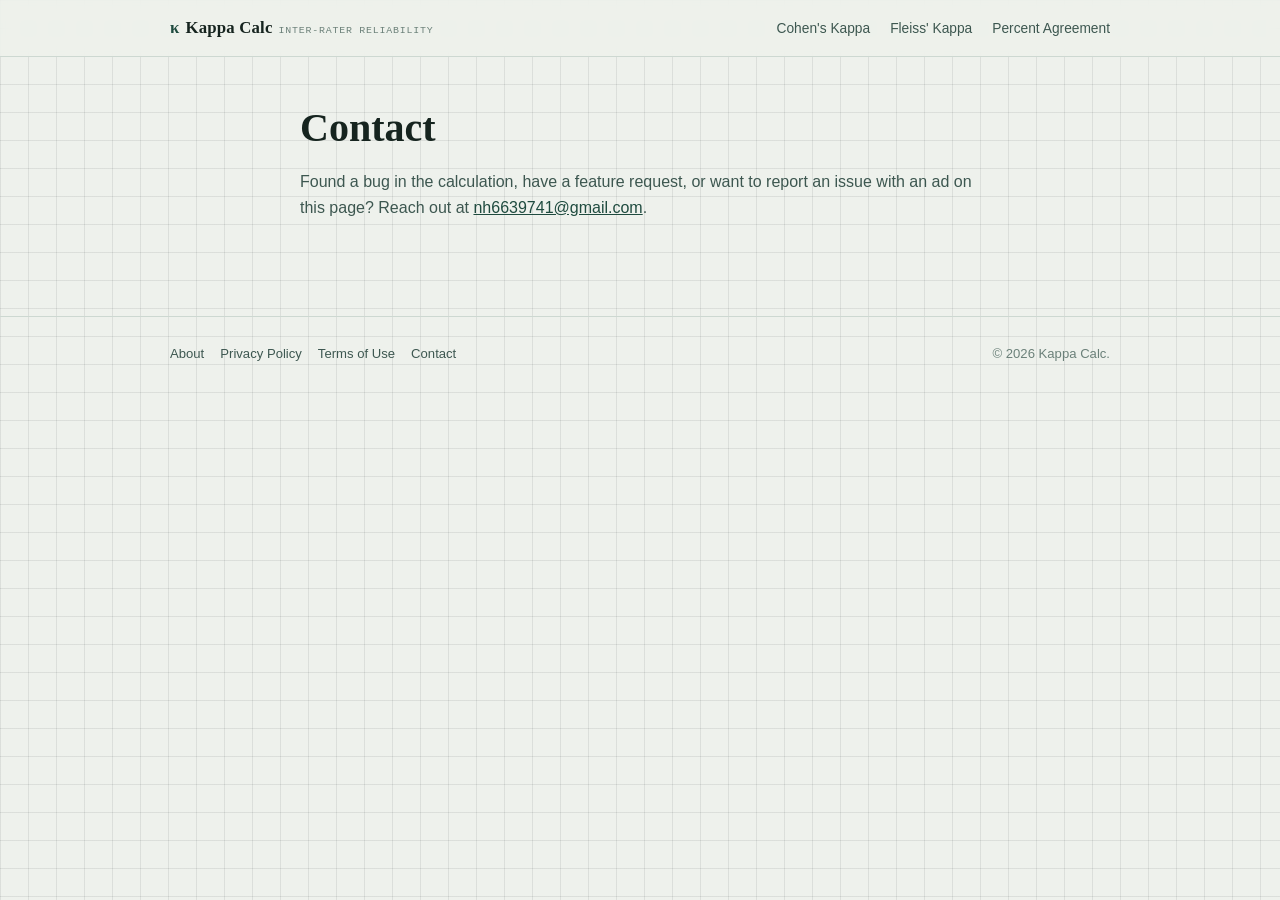
<file: contact.html>
<!DOCTYPE html>
<html lang="en">
<head>
<meta charset="UTF-8" />
<meta name="viewport" content="width=device-width, initial-scale=1" />
<title>Contact — Kappa Calc</title>
<meta name="description" content="Get in touch with the Kappa Calc team about the Cohen's Kappa calculator." />
<link rel="canonical" href="https://cohen-s-kappa.vercel.app/contact.html" />
<meta name="robots" content="index, follow" />
<meta name="google-site-verification" content="9bSXV0oYwCNz4T_QT4-FbvCW3bJShIEgX8HZMbep9Co" />

<meta property="og:type" content="website" />
<meta property="og:title" content="Contact — Kappa Calc" />
<meta property="og:description" content="Get in touch with the Kappa Calc team about the Cohen's Kappa calculator." />
<meta property="og:url" content="https://cohen-s-kappa.vercel.app/contact.html" />
<meta property="og:site_name" content="Kappa Calc" />
<meta property="og:image" content="https://cohen-s-kappa.vercel.app/og-image.png" />
<meta property="og:image:width" content="1200" />
<meta property="og:image:height" content="630" />
<meta name="twitter:card" content="summary_large_image" />
<meta name="twitter:title" content="Contact — Kappa Calc" />
<meta name="twitter:description" content="Get in touch about bugs, feature requests, or ad issues on Kappa Calc." />
<meta name="twitter:image" content="https://cohen-s-kappa.vercel.app/og-image.png" />

<link rel="icon" href="data:image/svg+xml,%3Csvg xmlns='http://www.w3.org/2000/svg' viewBox='0 0 100 100'%3E%3Crect width='100' height='100' rx='16' fill='%232f6f5e'/%3E%3Ctext x='50' y='68' font-size='58' font-family='Georgia,serif' fill='%23eef1ec' text-anchor='middle'%3E%CE%BA%3C/text%3E%3C/svg%3E" />
<link rel="stylesheet" href="styles.css" />
<script async src="https://pagead2.googlesyndication.com/pagead/js/adsbygoogle.js?client=ca-pub-2006445566626425" crossorigin="anonymous"></script>

<script type="application/ld+json">
{
  "@context": "https://schema.org",
  "@type": "BreadcrumbList",
  "itemListElement": [
    { "@type": "ListItem", "position": 1, "name": "Home", "item": "https://cohen-s-kappa.vercel.app/" },
    { "@type": "ListItem", "position": 2, "name": "Contact", "item": "https://cohen-s-kappa.vercel.app/contact.html" }
  ]
}
</script>
</head>
<body>
<header class="site-nav">
  <div class="wrap">
    <a href="/" class="wordmark"><span class="kap">κ</span> Kappa Calc <small>INTER-RATER RELIABILITY</small></a>
    <nav><a href="/#calculator">Cohen's Kappa</a><a href="/fleiss-kappa.html">Fleiss' Kappa</a><a href="/percent-agreement.html">Percent Agreement</a></nav>
  </div>
</header>
<main class="simple-page">
  <h1>Contact</h1>
  <p>
    Found a bug in the calculation, have a feature request, or want to report an issue with an
    ad on this page? Reach out at
    <a href="mailto:nh6639741@gmail.com">nh6639741@gmail.com</a>.
  </p>
</main>
<footer class="site-footer">
  <div class="wrap">
    <div><a href="/about.html">About</a><a href="/privacy.html">Privacy Policy</a><a href="/terms.html">Terms of Use</a><a href="/contact.html">Contact</a></div>
    <div>&copy; <span id="year"></span> Kappa Calc.</div>
  </div>
</footer>
<script>document.getElementById('year').textContent = new Date().getFullYear();</script>
</body>
</html>
</file>
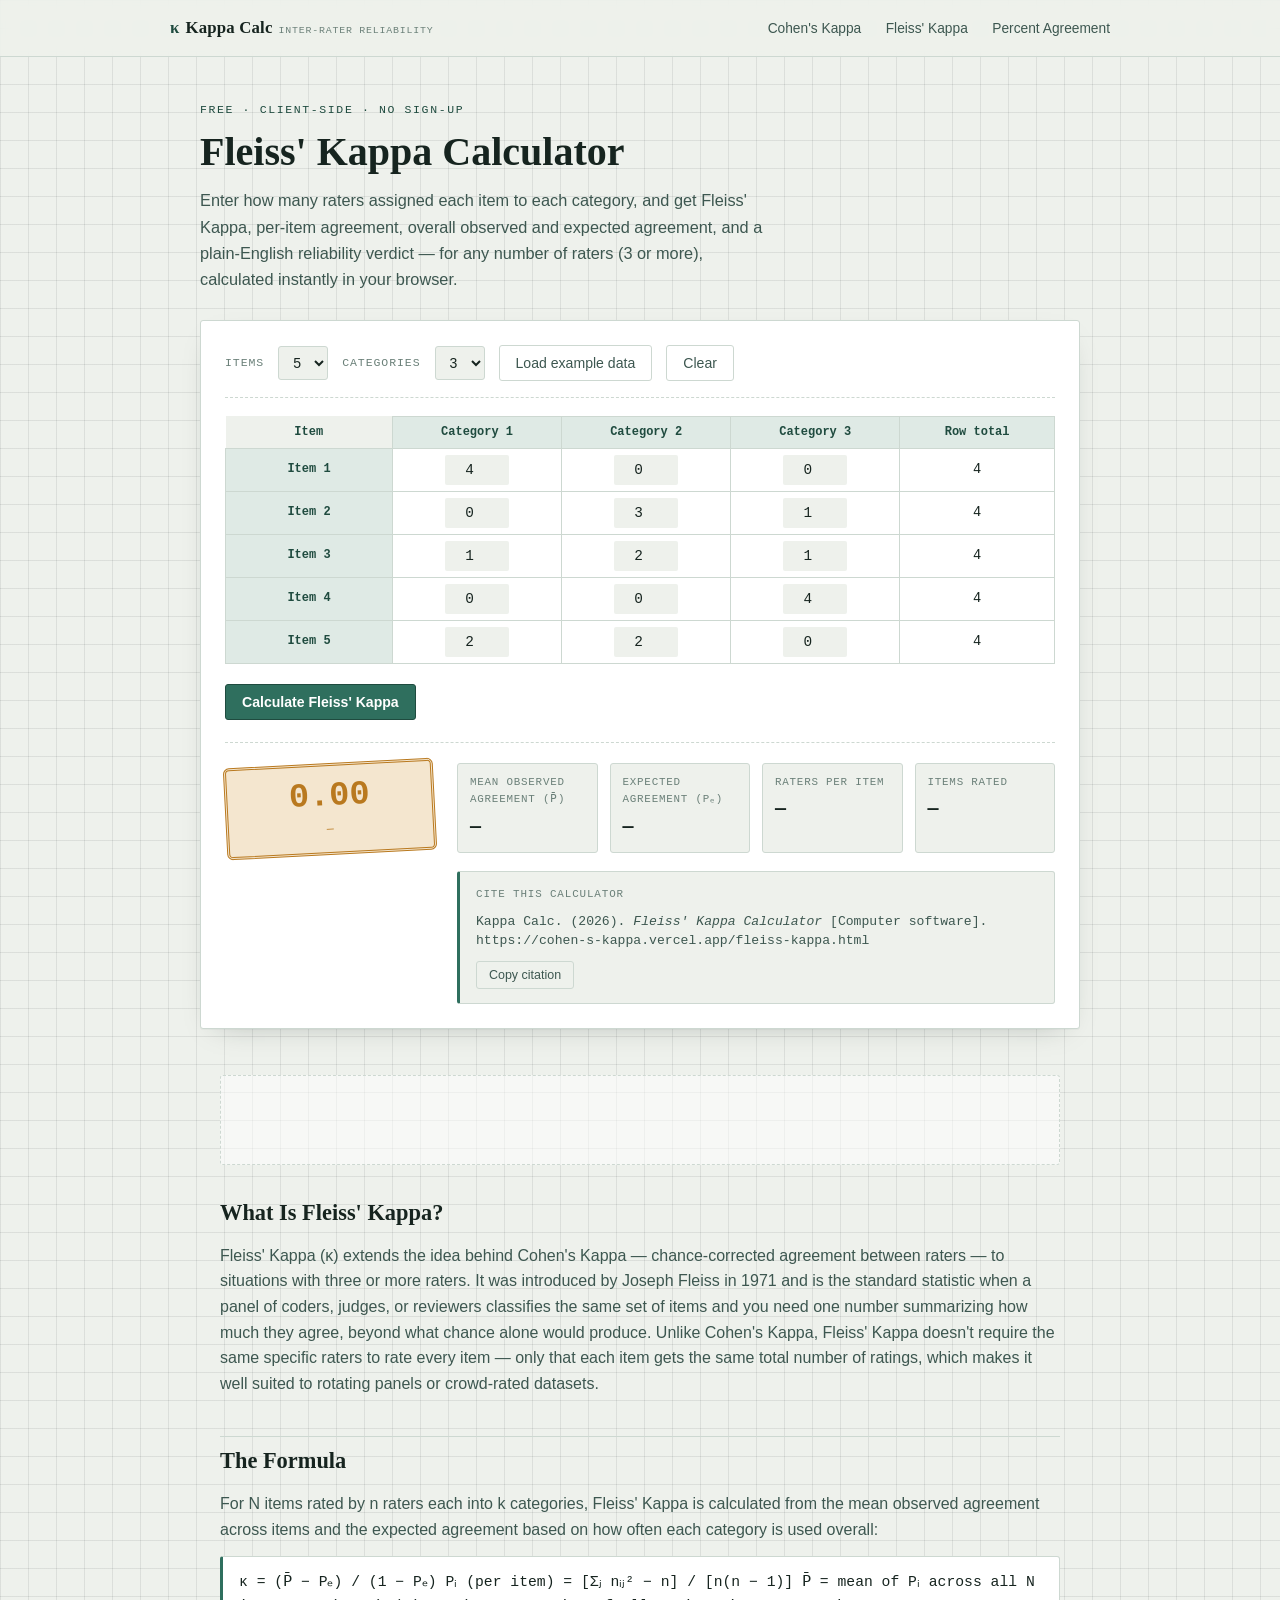
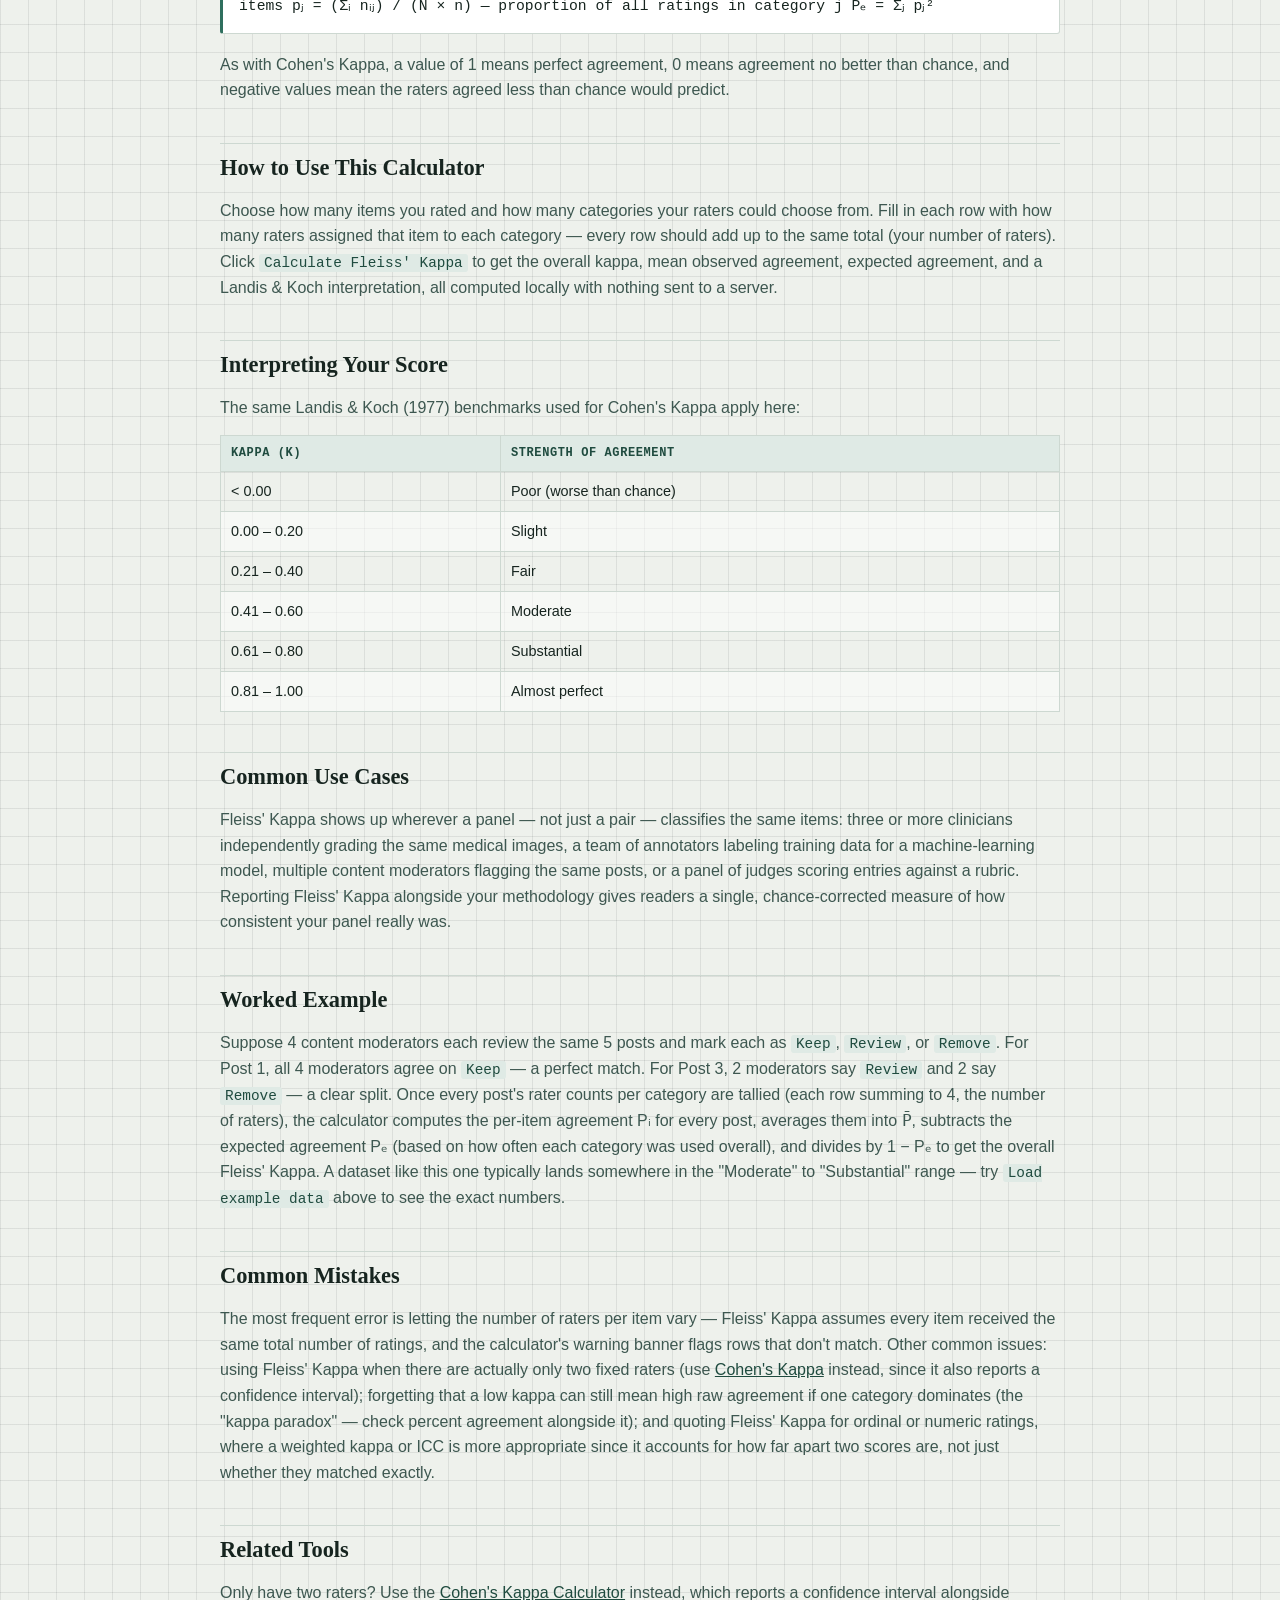
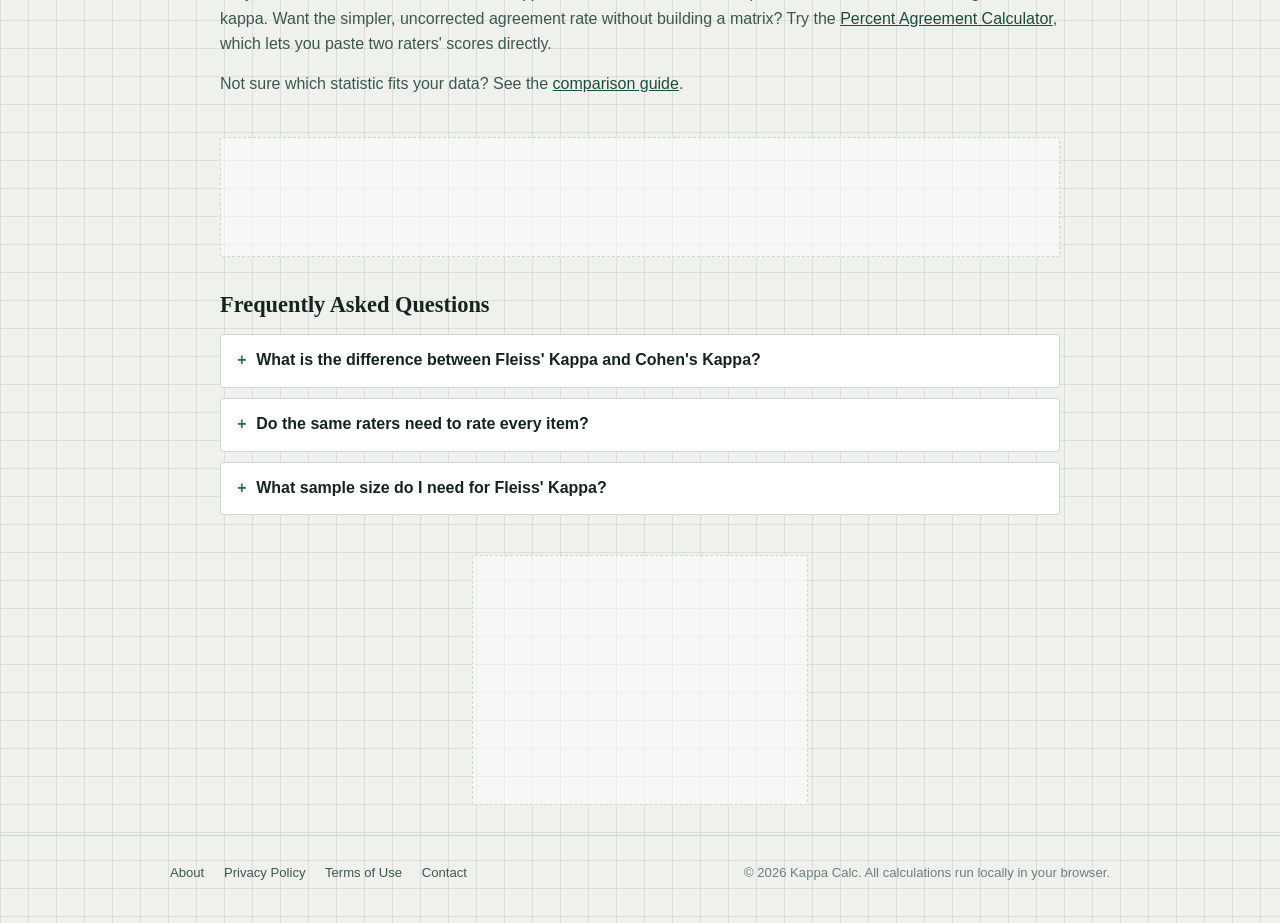
<file: fleiss-kappa.html>
<!DOCTYPE html>
<html lang="en">
<head>
<meta charset="UTF-8" />
<meta name="viewport" content="width=device-width, initial-scale=1" />
<title>Fleiss' Kappa Calculator — Free Multi-Rater Reliability Tool (3+ Raters)</title>
<meta name="description" content="Calculate Fleiss' Kappa instantly for 3 or more raters. Free multi-rater reliability calculator with per-item agreement, overall kappa, and Landis & Koch interpretation — runs entirely in your browser." />
<meta name="keywords" content="fleiss kappa calculator, multi-rater reliability calculator, fleiss kappa online, inter-rater agreement 3 raters, fleiss kappa formula calculator" />
<link rel="canonical" href="https://cohen-s-kappa.vercel.app/fleiss-kappa.html" />
<meta name="robots" content="index, follow" />
<meta name="google-site-verification" content="9bSXV0oYwCNz4T_QT4-FbvCW3bJShIEgX8HZMbep9Co" />

<meta property="og:type" content="website" />
<meta property="og:title" content="Fleiss' Kappa Calculator — Free Multi-Rater Reliability Tool" />
<meta property="og:description" content="Calculate Fleiss' Kappa for 3 or more raters instantly. Free, no signup, runs entirely in your browser." />
<meta property="og:url" content="https://cohen-s-kappa.vercel.app/fleiss-kappa.html" />
<meta property="og:site_name" content="Kappa Calc" />
<meta property="og:image" content="https://cohen-s-kappa.vercel.app/og-image.png" />
<meta property="og:image:width" content="1200" />
<meta property="og:image:height" content="630" />
<meta name="twitter:card" content="summary_large_image" />
<meta name="twitter:title" content="Fleiss' Kappa Calculator — Free Multi-Rater Reliability Tool" />
<meta name="twitter:description" content="Free, instant Fleiss' Kappa calculator for 3+ raters with Landis & Koch interpretation. No signup, no server round-trip." />
<meta name="twitter:image" content="https://cohen-s-kappa.vercel.app/og-image.png" />

<link rel="icon" href="data:image/svg+xml,%3Csvg xmlns='http://www.w3.org/2000/svg' viewBox='0 0 100 100'%3E%3Crect width='100' height='100' rx='16' fill='%232f6f5e'/%3E%3Ctext x='50' y='68' font-size='58' font-family='Georgia,serif' fill='%23eef1ec' text-anchor='middle'%3E%CE%BA%3C/text%3E%3C/svg%3E" />
<link rel="stylesheet" href="styles.css" />
<script async src="https://pagead2.googlesyndication.com/pagead/js/adsbygoogle.js?client=ca-pub-2006445566626425" crossorigin="anonymous"></script>

<script type="application/ld+json">
{
  "@context": "https://schema.org",
  "@type": "WebApplication",
  "name": "Fleiss' Kappa Calculator",
  "url": "https://cohen-s-kappa.vercel.app/fleiss-kappa.html",
  "applicationCategory": "UtilitiesApplication",
  "operatingSystem": "Any (browser-based)",
  "offers": { "@type": "Offer", "price": "0", "priceCurrency": "USD" },
  "description": "A free browser-based calculator for Fleiss' Kappa multi-rater reliability, supporting 3 or more raters and 2 to 5 categories, with Landis & Koch interpretation."
}
</script>
<script type="application/ld+json">
{
  "@context": "https://schema.org",
  "@type": "FAQPage",
  "mainEntity": [
    {
      "@type": "Question",
      "name": "What is the difference between Fleiss' Kappa and Cohen's Kappa?",
      "acceptedAnswer": {
        "@type": "Answer",
        "text": "Cohen's Kappa is defined for exactly two raters. Fleiss' Kappa generalizes the same chance-corrected agreement idea to any number of raters, and it doesn't require the same raters to have rated every item, only that each item receives the same total number of ratings."
      }
    },
    {
      "@type": "Question",
      "name": "Do the same raters need to rate every item for Fleiss' Kappa?",
      "acceptedAnswer": {
        "@type": "Answer",
        "text": "No. Fleiss' Kappa only requires that each item is rated by the same number of raters overall, not that it's the same specific individuals each time, which makes it useful for crowd-rated or rotating-rater designs."
      }
    },
    {
      "@type": "Question",
      "name": "What sample size do I need for Fleiss' Kappa?",
      "acceptedAnswer": {
        "@type": "Answer",
        "text": "There's no fixed rule, but as with Cohen's Kappa, estimates get unstable with very few items or heavily skewed category use. Aiming for at least 20 to 30 rated items with 3 or more raters each is a reasonable starting point for a stable estimate."
      }
    }
  ]
}
</script>
<script type="application/ld+json">
{
  "@context": "https://schema.org",
  "@type": "BreadcrumbList",
  "itemListElement": [
    { "@type": "ListItem", "position": 1, "name": "Home", "item": "https://cohen-s-kappa.vercel.app/" },
    { "@type": "ListItem", "position": 2, "name": "Fleiss' Kappa Calculator", "item": "https://cohen-s-kappa.vercel.app/fleiss-kappa.html" }
  ]
}
</script>
</head>
<body>

<header class="site-nav">
  <div class="wrap">
    <a href="/" class="wordmark"><span class="kap">κ</span> Kappa Calc <small>INTER-RATER RELIABILITY</small></a>
    <nav>
      <a href="/#calculator">Cohen's Kappa</a>
      <a href="/fleiss-kappa.html">Fleiss' Kappa</a>
      <a href="/percent-agreement.html">Percent Agreement</a>
    </nav>
  </div>
</header>

<main>
  <section class="hero wrap" id="calculator">
    <p class="eyebrow">Free &middot; Client-side &middot; No sign-up</p>
    <h1>Fleiss' Kappa Calculator</h1>
    <p class="lede">
      Enter how many raters assigned each item to each category, and get Fleiss' Kappa,
      per-item agreement, overall observed and expected agreement, and a plain-English
      reliability verdict — for any number of raters (3 or more), calculated instantly
      in your browser.
    </p>

    <div class="calc-card">
      <div class="calc-toolbar">
        <span class="field-label">Items</span>
        <select id="itemCount" class="select" aria-label="Number of items">
          <option value="3">3</option>
          <option value="4">4</option>
          <option value="5" selected>5</option>
          <option value="6">6</option>
          <option value="7">7</option>
          <option value="8">8</option>
        </select>
        <span class="field-label">Categories</span>
        <select id="catCount" class="select" aria-label="Number of categories">
          <option value="2">2</option>
          <option value="3" selected>3</option>
          <option value="4">4</option>
          <option value="5">5</option>
        </select>
        <button type="button" id="loadExample" class="btn ghost">Load example data</button>
        <button type="button" id="resetMatrix" class="btn ghost">Clear</button>
      </div>

      <div class="matrix-scroll">
        <table class="matrix" id="matrixTable">
          <caption>Each row is one item. Each column is a category. Cell values are the number of raters who assigned that item to that category — each row must sum to the same total number of raters.</caption>
        </table>
      </div>

      <div class="calc-actions">
        <button type="button" id="computeBtn" class="btn">Calculate Fleiss' Kappa</button>
      </div>

      <div class="results" id="results" hidden>
        <div class="stamp" id="stamp">
          <div class="stamp-kappa" id="stampKappa">0.00</div>
          <div class="stamp-label" id="stampLabel">—</div>
        </div>
        <div>
          <div class="stat-grid">
            <div class="stat">
              <div class="stat-label">Mean observed agreement (P̄)</div>
              <div class="stat-value" id="statPo">—</div>
            </div>
            <div class="stat">
              <div class="stat-label">Expected agreement (Pₑ)</div>
              <div class="stat-value" id="statPe">—</div>
            </div>
            <div class="stat">
              <div class="stat-label">Raters per item</div>
              <div class="stat-value" id="statRaters">—</div>
            </div>
            <div class="stat">
              <div class="stat-label">Items rated</div>
              <div class="stat-value" id="statN">—</div>
            </div>
          </div>
          <p class="calc-note" id="calcWarning"></p>
          <div class="cite-box">
            <div class="cite-label">Cite this calculator</div>
            <p class="cite-text" id="citeText">Kappa Calc. (2026). <em>Fleiss' Kappa Calculator</em> [Computer software]. https://cohen-s-kappa.vercel.app/fleiss-kappa.html</p>
            <button type="button" id="copyCite" class="btn ghost">Copy citation</button>
          </div>
        </div>
      </div>
    </div>
  </section>

  <div class="ad-slot ad-leaderboard" aria-hidden="false">
    <div class="ad-inner">
      <ins class="adsbygoogle" style="display:block" data-ad-client="ca-pub-2006445566626425"
           data-ad-slot="XXXXXXXXXX" data-ad-format="auto" data-full-width-responsive="true"></ins>
      <script>(adsbygoogle = window.adsbygoogle || []).push({});</script>
    </div>
  </div>

  <article class="content" id="guide">
    <h2>What Is Fleiss' Kappa?</h2>
    <p>
      Fleiss' Kappa (κ) extends the idea behind Cohen's Kappa — chance-corrected agreement
      between raters — to situations with three or more raters. It was introduced by Joseph
      Fleiss in 1971 and is the standard statistic when a panel of coders, judges, or reviewers
      classifies the same set of items and you need one number summarizing how much they agree,
      beyond what chance alone would produce. Unlike Cohen's Kappa, Fleiss' Kappa doesn't require
      the same specific raters to rate every item — only that each item gets the same total
      number of ratings, which makes it well suited to rotating panels or crowd-rated datasets.
    </p>

    <h2>The Formula</h2>
    <p>
      For N items rated by n raters each into k categories, Fleiss' Kappa is calculated from
      the mean observed agreement across items and the expected agreement based on how often
      each category is used overall:
    </p>
    <div class="formula">
κ = (P̄ − Pₑ) / (1 − Pₑ)

Pᵢ (per item) = [Σⱼ nᵢⱼ² − n] / [n(n − 1)]
P̄ = mean of Pᵢ across all N items

pⱼ = (Σᵢ nᵢⱼ) / (N × n)   — proportion of all ratings in category j
Pₑ = Σⱼ pⱼ²
    </div>
    <p>
      As with Cohen's Kappa, a value of 1 means perfect agreement, 0 means agreement no better
      than chance, and negative values mean the raters agreed less than chance would predict.
    </p>

    <h2>How to Use This Calculator</h2>
    <p>
      Choose how many items you rated and how many categories your raters could choose from.
      Fill in each row with how many raters assigned that item to each category — every row
      should add up to the same total (your number of raters). Click
      <code>Calculate Fleiss' Kappa</code> to get the overall kappa, mean observed agreement,
      expected agreement, and a Landis &amp; Koch interpretation, all computed locally with
      nothing sent to a server.
    </p>

    <h2>Interpreting Your Score</h2>
    <p>The same Landis &amp; Koch (1977) benchmarks used for Cohen's Kappa apply here:</p>
    <table class="ref">
      <thead><tr><th>Kappa (κ)</th><th>Strength of agreement</th></tr></thead>
      <tbody>
        <tr><td>&lt; 0.00</td><td>Poor (worse than chance)</td></tr>
        <tr><td>0.00 – 0.20</td><td>Slight</td></tr>
        <tr><td>0.21 – 0.40</td><td>Fair</td></tr>
        <tr><td>0.41 – 0.60</td><td>Moderate</td></tr>
        <tr><td>0.61 – 0.80</td><td>Substantial</td></tr>
        <tr><td>0.81 – 1.00</td><td>Almost perfect</td></tr>
      </tbody>
    </table>

    <h2>Common Use Cases</h2>
    <p>
      Fleiss' Kappa shows up wherever a panel — not just a pair — classifies the same items:
      three or more clinicians independently grading the same medical images, a team of
      annotators labeling training data for a machine-learning model, multiple content
      moderators flagging the same posts, or a panel of judges scoring entries against a
      rubric. Reporting Fleiss' Kappa alongside your methodology gives readers a single,
      chance-corrected measure of how consistent your panel really was.
    </p>

    <h2>Worked Example</h2>
    <p>
      Suppose 4 content moderators each review the same 5 posts and mark each as
      <code>Keep</code>, <code>Review</code>, or <code>Remove</code>. For Post 1, all 4 moderators
      agree on <code>Keep</code> — a perfect match. For Post 3, 2 moderators say <code>Review</code>
      and 2 say <code>Remove</code> — a clear split. Once every post's rater counts per category
      are tallied (each row summing to 4, the number of raters), the calculator computes the
      per-item agreement Pᵢ for every post, averages them into P̄, subtracts the expected
      agreement Pₑ (based on how often each category was used overall), and divides by
      1 − Pₑ to get the overall Fleiss' Kappa. A dataset like this one typically lands
      somewhere in the "Moderate" to "Substantial" range — try
      <code>Load example data</code> above to see the exact numbers.
    </p>

    <h2>Common Mistakes</h2>
    <p>
      The most frequent error is letting the number of raters per item vary — Fleiss' Kappa
      assumes every item received the same total number of ratings, and the calculator's
      warning banner flags rows that don't match. Other common issues: using Fleiss' Kappa when
      there are actually only two fixed raters (use <a href="/#calculator">Cohen's Kappa</a>
      instead, since it also reports a confidence interval); forgetting that a low kappa can
      still mean high raw agreement if one category dominates (the "kappa paradox" — check
      percent agreement alongside it); and quoting Fleiss' Kappa for ordinal or numeric ratings,
      where a weighted kappa or ICC is more appropriate since it accounts for how far apart two
      scores are, not just whether they matched exactly.
    </p>

    <h2>Related Tools</h2>
    <p>
      Only have two raters? Use the <a href="/#calculator">Cohen's Kappa Calculator</a> instead,
      which reports a confidence interval alongside kappa. Want the simpler, uncorrected
      agreement rate without building a matrix? Try the
      <a href="/percent-agreement.html">Percent Agreement Calculator</a>, which lets you paste
      two raters' scores directly.
    </p>
    <p>Not sure which statistic fits your data? See the <a href="/compare.html">comparison guide</a>.</p>
  </article>

  <div class="ad-slot ad-infeed" aria-hidden="false">
    <div class="ad-inner">
      <ins class="adsbygoogle" style="display:block" data-ad-client="ca-pub-2006445566626425"
           data-ad-slot="XXXXXXXXXX" data-ad-format="fluid" data-ad-layout="in-article" data-full-width-responsive="true"></ins>
      <script>(adsbygoogle = window.adsbygoogle || []).push({});</script>
    </div>
  </div>

  <article class="content" id="faq">
    <h2>Frequently Asked Questions</h2>

    <details class="faq">
      <summary>What is the difference between Fleiss' Kappa and Cohen's Kappa?</summary>
      <p>Cohen's Kappa only works for exactly two raters. Fleiss' Kappa generalizes the same
      chance-corrected idea to any number of raters, and doesn't require the same individuals
      to rate every item — just the same total ratings per item.</p>
    </details>

    <details class="faq">
      <summary>Do the same raters need to rate every item?</summary>
      <p>No — Fleiss' Kappa only needs each item rated by the same number of raters overall,
      not the same specific people each time, which is useful for rotating or crowd-rated
      panels.</p>
    </details>

    <details class="faq">
      <summary>What sample size do I need for Fleiss' Kappa?</summary>
      <p>There's no strict minimum, but small samples or heavily skewed category use make the
      estimate unstable. Aim for at least 20–30 rated items as a reasonable starting point.</p>
    </details>
  </article>

  <div class="ad-slot ad-rectangle" aria-hidden="false">
    <div class="ad-inner">
      <ins class="adsbygoogle" style="display:block" data-ad-client="ca-pub-2006445566626425"
           data-ad-slot="XXXXXXXXXX" data-ad-format="rectangle" data-full-width-responsive="true"></ins>
      <script>(adsbygoogle = window.adsbygoogle || []).push({});</script>
    </div>
  </div>
</main>

<footer class="site-footer">
  <div class="wrap">
    <div>
      <a href="/about.html">About</a>
      <a href="/privacy.html">Privacy Policy</a>
      <a href="/terms.html">Terms of Use</a>
      <a href="/contact.html">Contact</a>
    </div>
    <div>&copy; <span id="year"></span> Kappa Calc. All calculations run locally in your browser.</div>
  </div>
</footer>

<script>
(function () {
  document.getElementById('year').textContent = new Date().getFullYear();

  var itemSelect = document.getElementById('itemCount');
  var catSelect = document.getElementById('catCount');
  var table = document.getElementById('matrixTable');
  var resultsBox = document.getElementById('results');

  var EXAMPLE = {
    items: 5, cats: 3,
    data: [[4,0,0],[0,3,1],[1,2,1],[0,0,4],[2,2,0]]
  };

  function zeros(n, k) {
    var out = [];
    for (var i = 0; i < n; i++) out.push(new Array(k).fill(0));
    return out;
  }

  function buildTable(n, k, prefillData) {
    var data = prefillData || zeros(n, k);
    var html = '<thead><tr><th class="corner">Item</th>';
    for (var c = 0; c < k; c++) html += '<th>Category ' + (c + 1) + '</th>';
    html += '<th>Row total</th></tr></thead><tbody>';
    for (var r = 0; r < n; r++) {
      html += '<tr><th class="row-head">Item ' + (r + 1) + '</th>';
      for (var c2 = 0; c2 < k; c2++) {
        html += '<td><input type="number" min="0" step="1" data-r="' + r + '" data-c="' + c2 + '" value="' + (data[r] && data[r][c2] != null ? data[r][c2] : 0) + '" aria-label="Item ' + (r+1) + ' category ' + (c2+1) + ' rater count"></td>';
      }
      html += '<td class="row-total" data-row-total="' + r + '">0</td></tr>';
    }
    html += '</tbody>';
    table.innerHTML = html;
    resultsBox.hidden = true;
    attachRowTotalListeners();
    updateRowTotals();
  }

  function attachRowTotalListeners() {
    table.querySelectorAll('input[type="number"]').forEach(function (inp) {
      inp.addEventListener('input', updateRowTotals);
    });
  }

  function updateRowTotals() {
    var n = parseInt(itemSelect.value, 10);
    var k = parseInt(catSelect.value, 10);
    for (var r = 0; r < n; r++) {
      var sum = 0;
      for (var c = 0; c < k; c++) {
        var inp = table.querySelector('input[data-r="' + r + '"][data-c="' + c + '"]');
        var v = inp ? parseFloat(inp.value) : 0;
        sum += isNaN(v) ? 0 : v;
      }
      var cell = table.querySelector('[data-row-total="' + r + '"]');
      if (cell) cell.textContent = sum;
    }
  }

  function readMatrix() {
    var n = parseInt(itemSelect.value, 10);
    var k = parseInt(catSelect.value, 10);
    var m = zeros(n, k);
    table.querySelectorAll('input[type="number"]').forEach(function (inp) {
      var r = parseInt(inp.getAttribute('data-r'), 10);
      var c = parseInt(inp.getAttribute('data-c'), 10);
      var v = parseFloat(inp.value);
      m[r][c] = isNaN(v) || v < 0 ? 0 : v;
    });
    return m;
  }

  function computeFleiss(m) {
    var N = m.length;
    var k = m[0].length;
    var rowSums = m.map(function (row) { return row.reduce(function (a, b) { return a + b; }, 0); });
    var n = rowSums[0];
    var consistent = rowSums.every(function (s) { return s === n; });
    if (n < 2) return { error: 'Each item needs at least 2 raters.' };

    var Pi = [];
    for (var i = 0; i < N; i++) {
      var sumSq = 0;
      for (var j = 0; j < k; j++) sumSq += m[i][j] * m[i][j];
      Pi.push((sumSq - n) / (n * (n - 1)));
    }
    var Pbar = Pi.reduce(function (a, b) { return a + b; }, 0) / N;

    var colTotals = new Array(k).fill(0);
    for (i = 0; i < N; i++) for (var j2 = 0; j2 < k; j2++) colTotals[j2] += m[i][j2];
    var pj = colTotals.map(function (t) { return t / (N * n); });
    var Pe = pj.reduce(function (sum, p) { return sum + p * p; }, 0);

    var kappa = Pe === 1 ? 0 : (Pbar - Pe) / (1 - Pe);

    return { N: N, n: n, Pbar: Pbar, Pe: Pe, kappa: kappa, consistent: consistent };
  }

  function interpret(k) {
    if (k < 0) return 'Poor';
    if (k <= 0.20) return 'Slight';
    if (k <= 0.40) return 'Fair';
    if (k <= 0.60) return 'Moderate';
    if (k <= 0.80) return 'Substantial';
    return 'Almost Perfect';
  }

  function render(stats) {
    document.getElementById('statPo').textContent = (stats.Pbar * 100).toFixed(1) + '%';
    document.getElementById('statPe').textContent = (stats.Pe * 100).toFixed(1) + '%';
    document.getElementById('statRaters').textContent = stats.n;
    document.getElementById('statN').textContent = stats.N;
    document.getElementById('stampKappa').textContent = stats.kappa.toFixed(3);
    document.getElementById('stampLabel').textContent = interpret(stats.kappa) + ' Agreement';
    var warn = document.getElementById('calcWarning');
    warn.textContent = stats.consistent
      ? 'All items have the same number of raters — good.'
      : 'Warning: rows do not all sum to the same total. Fleiss\' Kappa assumes a constant number of raters per item; results may be unreliable.';
    resultsBox.hidden = false;
    resultsBox.scrollIntoView({ behavior: 'smooth', block: 'nearest' });
  }

  document.getElementById('computeBtn').addEventListener('click', function () {
    var m = readMatrix();
    var stats = computeFleiss(m);
    if (stats.error) {
      alert(stats.error);
      return;
    }
    render(stats);
  });

  document.getElementById('loadExample').addEventListener('click', function () {
    itemSelect.value = EXAMPLE.items;
    catSelect.value = EXAMPLE.cats;
    buildTable(EXAMPLE.items, EXAMPLE.cats, EXAMPLE.data);
  });

  document.getElementById('resetMatrix').addEventListener('click', function () {
    buildTable(parseInt(itemSelect.value, 10), parseInt(catSelect.value, 10));
  });

  itemSelect.addEventListener('change', function () {
    buildTable(parseInt(itemSelect.value, 10), parseInt(catSelect.value, 10));
  });
  catSelect.addEventListener('change', function () {
    buildTable(parseInt(itemSelect.value, 10), parseInt(catSelect.value, 10));
  });

  var copyCiteBtn = document.getElementById('copyCite');
  if (copyCiteBtn) {
    copyCiteBtn.addEventListener('click', function () {
      var text = document.getElementById('citeText').textContent;
      navigator.clipboard.writeText(text).then(function () {
        copyCiteBtn.textContent = 'Copied!';
        setTimeout(function () { copyCiteBtn.textContent = 'Copy citation'; }, 1800);
      });
    });
  }

  buildTable(EXAMPLE.items, EXAMPLE.cats, EXAMPLE.data);
})();
</script>
</body>
</html>
</file>
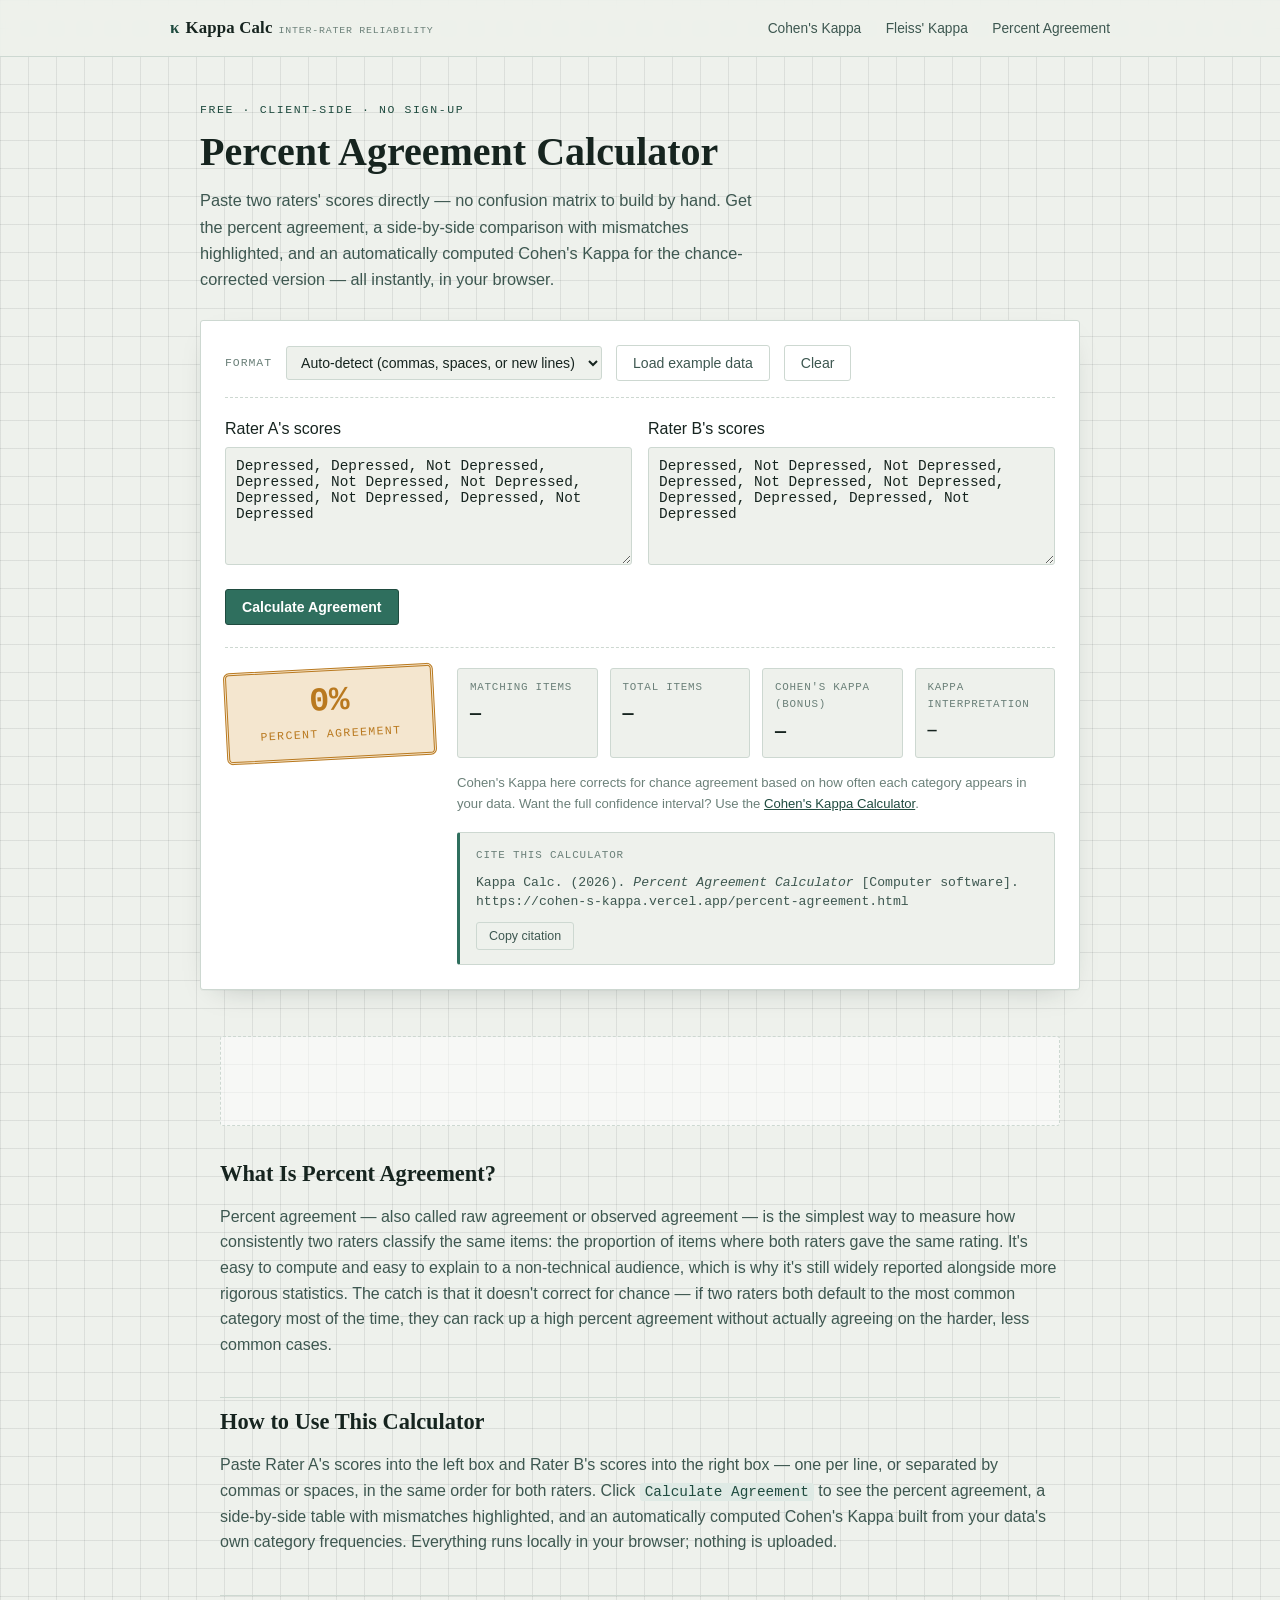
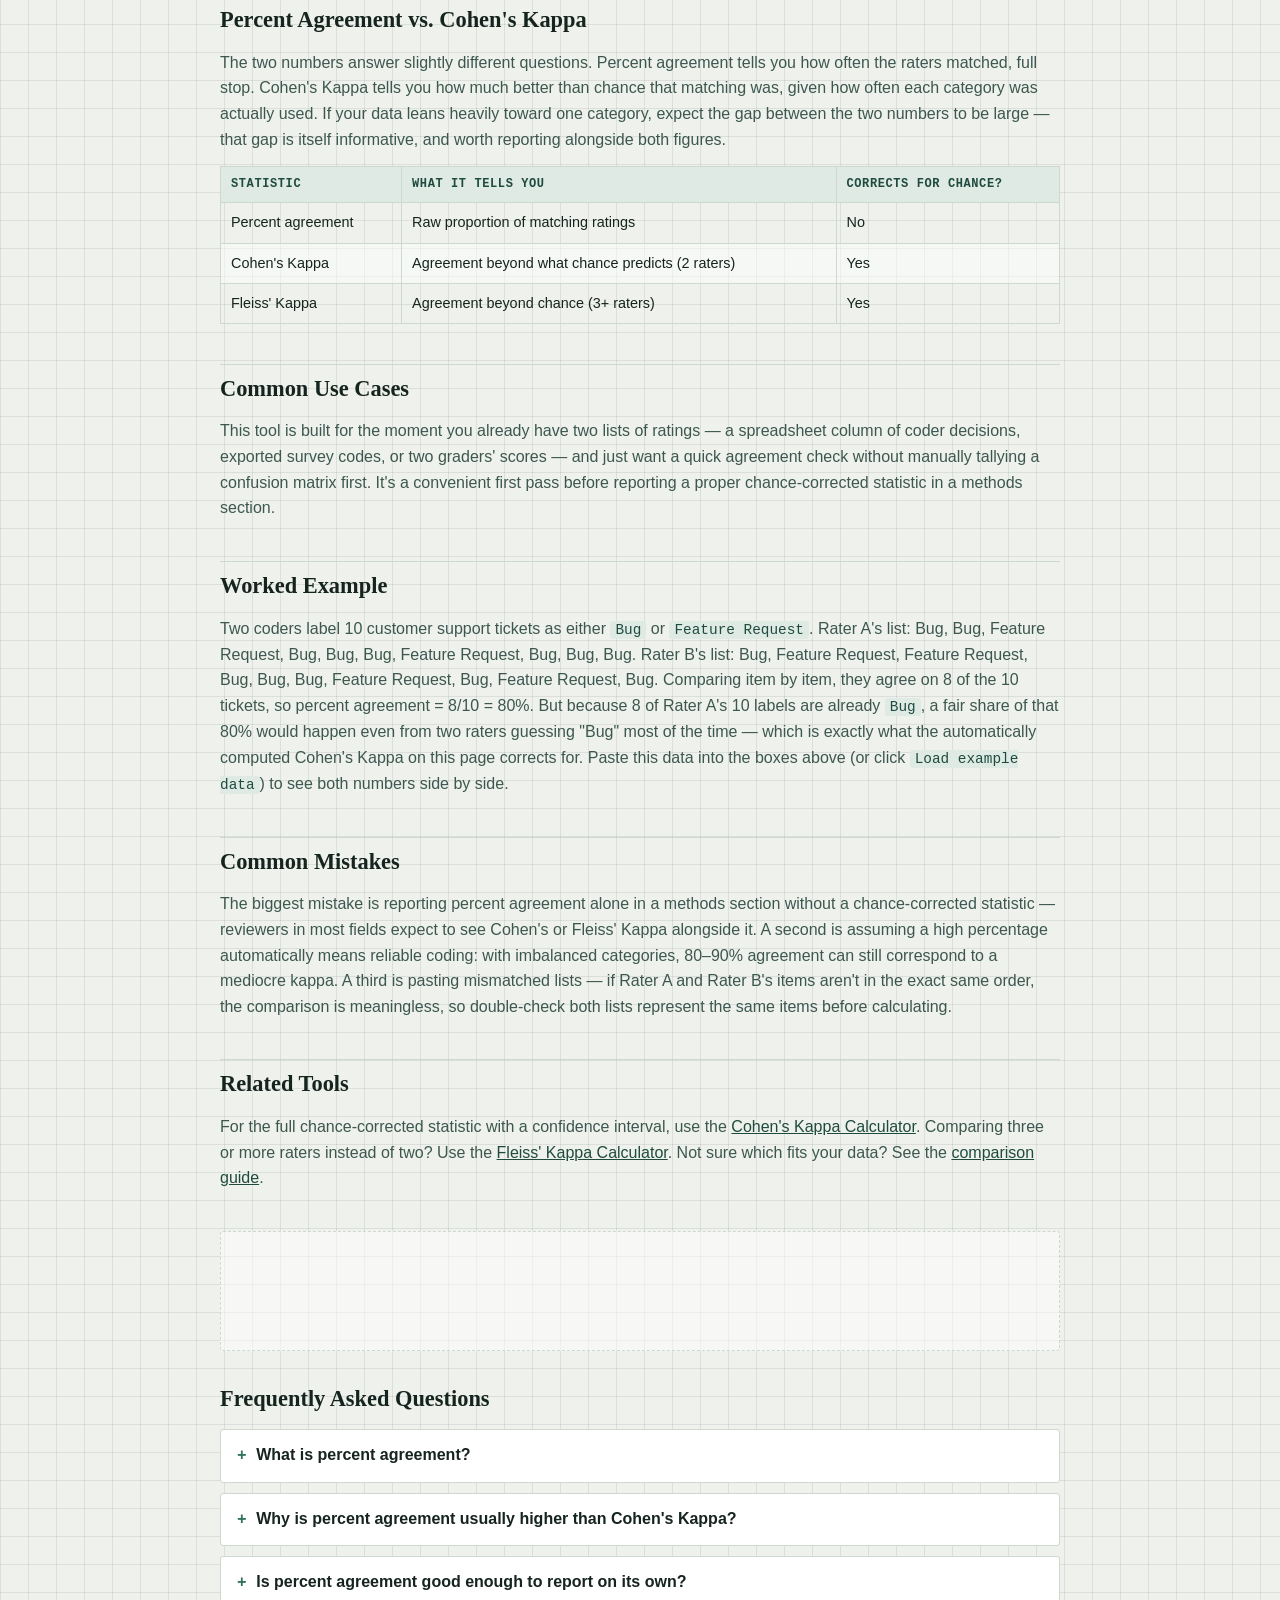
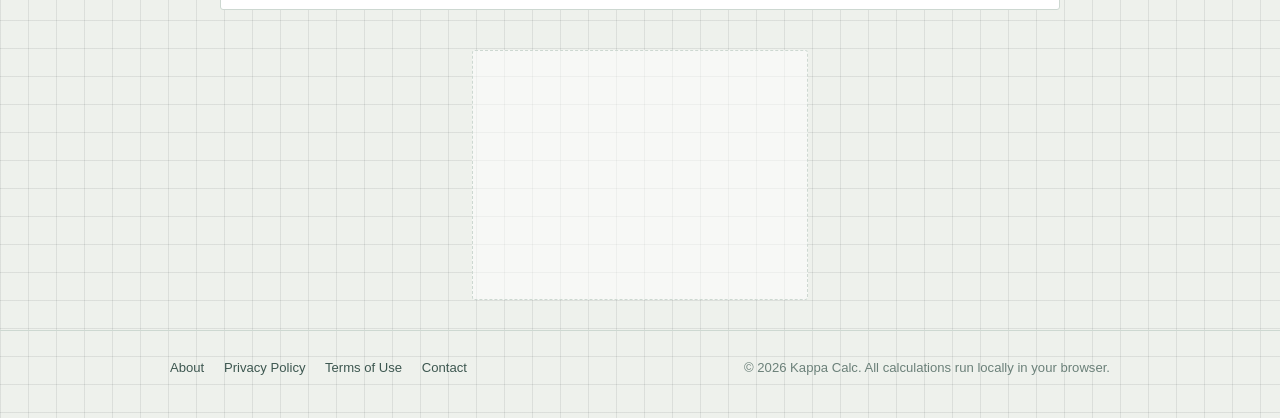
<file: percent-agreement.html>
<!DOCTYPE html>
<html lang="en">
<head>
<meta charset="UTF-8" />
<meta name="viewport" content="width=device-width, initial-scale=1" />
<title>Percent Agreement Calculator — Paste Two Raters' Scores, Get Instant Agreement</title>
<meta name="description" content="Free percent agreement calculator. Paste two raters' scores directly — no matrix to build. Get observed agreement, mismatch highlighting, and an automatic Cohen's Kappa, instantly in your browser." />
<meta name="keywords" content="percent agreement calculator, observed agreement calculator, interrater agreement percentage, raw agreement calculator, compare two raters scores" />
<link rel="canonical" href="https://cohen-s-kappa.vercel.app/percent-agreement.html" />
<meta name="robots" content="index, follow" />
<meta name="google-site-verification" content="9bSXV0oYwCNz4T_QT4-FbvCW3bJShIEgX8HZMbep9Co" />

<meta property="og:type" content="website" />
<meta property="og:title" content="Percent Agreement Calculator — Paste Two Raters' Scores" />
<meta property="og:description" content="Paste in two raters' scores and get percent agreement, mismatch highlighting, and an automatic Cohen's Kappa — instantly, in your browser." />
<meta property="og:url" content="https://cohen-s-kappa.vercel.app/percent-agreement.html" />
<meta property="og:site_name" content="Kappa Calc" />
<meta property="og:image" content="https://cohen-s-kappa.vercel.app/og-image.png" />
<meta property="og:image:width" content="1200" />
<meta property="og:image:height" content="630" />
<meta name="twitter:card" content="summary_large_image" />
<meta name="twitter:title" content="Percent Agreement Calculator — Paste Two Raters' Scores" />
<meta name="twitter:description" content="Free percent agreement calculator. No matrix to build — just paste your two raters' scores. No signup, no server round-trip." />
<meta name="twitter:image" content="https://cohen-s-kappa.vercel.app/og-image.png" />

<link rel="icon" href="data:image/svg+xml,%3Csvg xmlns='http://www.w3.org/2000/svg' viewBox='0 0 100 100'%3E%3Crect width='100' height='100' rx='16' fill='%232f6f5e'/%3E%3Ctext x='50' y='68' font-size='58' font-family='Georgia,serif' fill='%23eef1ec' text-anchor='middle'%3E%CE%BA%3C/text%3E%3C/svg%3E" />
<link rel="stylesheet" href="styles.css" />
<script async src="https://pagead2.googlesyndication.com/pagead/js/adsbygoogle.js?client=ca-pub-2006445566626425" crossorigin="anonymous"></script>

<script type="application/ld+json">
{
  "@context": "https://schema.org",
  "@type": "WebApplication",
  "name": "Percent Agreement Calculator",
  "url": "https://cohen-s-kappa.vercel.app/percent-agreement.html",
  "applicationCategory": "UtilitiesApplication",
  "operatingSystem": "Any (browser-based)",
  "offers": { "@type": "Offer", "price": "0", "priceCurrency": "USD" },
  "description": "A free browser-based calculator for raw percent agreement between two raters. Paste two lists of scores directly and get observed agreement, mismatch highlighting, and an automatically computed Cohen's Kappa."
}
</script>
<script type="application/ld+json">
{
  "@context": "https://schema.org",
  "@type": "FAQPage",
  "mainEntity": [
    {
      "@type": "Question",
      "name": "What is percent agreement?",
      "acceptedAnswer": {
        "@type": "Answer",
        "text": "Percent agreement, also called raw or observed agreement, is simply the proportion of items where two raters gave the same rating, with no adjustment for chance. It's the simplest reliability statistic to compute and understand, but it can overstate reliability when one category is used far more often than others."
      }
    },
    {
      "@type": "Question",
      "name": "Why is percent agreement usually higher than Cohen's Kappa?",
      "acceptedAnswer": {
        "@type": "Answer",
        "text": "Percent agreement doesn't subtract out the agreement you'd expect from chance alone, so it's almost always higher than Cohen's Kappa, sometimes substantially so when categories are unevenly used. Reporting both numbers together gives a fuller picture than either alone."
      }
    },
    {
      "@type": "Question",
      "name": "Is percent agreement good enough to report on its own?",
      "acceptedAnswer": {
        "@type": "Answer",
        "text": "Most methodologists recommend reporting a chance-corrected statistic like Cohen's Kappa or Fleiss' Kappa alongside percent agreement, rather than percent agreement alone, since a high percentage can be misleading if one category dominates the data."
      }
    }
  ]
}
</script>
<script type="application/ld+json">
{
  "@context": "https://schema.org",
  "@type": "BreadcrumbList",
  "itemListElement": [
    { "@type": "ListItem", "position": 1, "name": "Home", "item": "https://cohen-s-kappa.vercel.app/" },
    { "@type": "ListItem", "position": 2, "name": "Percent Agreement Calculator", "item": "https://cohen-s-kappa.vercel.app/percent-agreement.html" }
  ]
}
</script>
</head>
<body>

<header class="site-nav">
  <div class="wrap">
    <a href="/" class="wordmark"><span class="kap">κ</span> Kappa Calc <small>INTER-RATER RELIABILITY</small></a>
    <nav>
      <a href="/#calculator">Cohen's Kappa</a>
      <a href="/fleiss-kappa.html">Fleiss' Kappa</a>
      <a href="/percent-agreement.html">Percent Agreement</a>
    </nav>
  </div>
</header>

<main>
  <section class="hero wrap" id="calculator">
    <p class="eyebrow">Free &middot; Client-side &middot; No sign-up</p>
    <h1>Percent Agreement Calculator</h1>
    <p class="lede">
      Paste two raters' scores directly — no confusion matrix to build by hand. Get the
      percent agreement, a side-by-side comparison with mismatches highlighted, and an
      automatically computed Cohen's Kappa for the chance-corrected version — all instantly,
      in your browser.
    </p>

    <div class="calc-card">
      <div class="calc-toolbar">
        <span class="field-label">Format</span>
        <select id="parseMode" class="select" aria-label="Input format">
          <option value="auto" selected>Auto-detect (commas, spaces, or new lines)</option>
        </select>
        <button type="button" id="loadExample" class="btn ghost">Load example data</button>
        <button type="button" id="resetInputs" class="btn ghost">Clear</button>
      </div>

      <div style="display:grid; grid-template-columns: 1fr 1fr; gap: 16px;" id="inputGrid">
        <div>
          <label for="raterA" class="field-label" style="display:block; margin-bottom:6px;">Rater A's scores</label>
          <textarea id="raterA" rows="6" style="width:100%; font-family: var(--font-mono); font-size: 0.9rem; padding: 10px; border: 1px solid var(--border); border-radius: var(--radius); background: var(--paper); color: var(--ink);" placeholder="e.g. Yes, No, Yes, Yes, No"></textarea>
        </div>
        <div>
          <label for="raterB" class="field-label" style="display:block; margin-bottom:6px;">Rater B's scores</label>
          <textarea id="raterB" rows="6" style="width:100%; font-family: var(--font-mono); font-size: 0.9rem; padding: 10px; border: 1px solid var(--border); border-radius: var(--radius); background: var(--paper); color: var(--ink);" placeholder="e.g. Yes, No, No, Yes, No"></textarea>
        </div>
      </div>

      <div class="calc-actions">
        <button type="button" id="computeBtn" class="btn">Calculate Agreement</button>
      </div>

      <div class="results" id="results" hidden>
        <div class="stamp" id="stamp">
          <div class="stamp-kappa" id="stampKappa">0%</div>
          <div class="stamp-label" id="stampLabel">Percent Agreement</div>
        </div>
        <div>
          <div class="stat-grid">
            <div class="stat">
              <div class="stat-label">Matching items</div>
              <div class="stat-value" id="statMatches">—</div>
            </div>
            <div class="stat">
              <div class="stat-label">Total items</div>
              <div class="stat-value" id="statTotal">—</div>
            </div>
            <div class="stat">
              <div class="stat-label">Cohen's Kappa (bonus)</div>
              <div class="stat-value" id="statKappa">—</div>
            </div>
            <div class="stat">
              <div class="stat-label">Kappa interpretation</div>
              <div class="stat-value" id="statInterp" style="font-size:0.95rem;">—</div>
            </div>
          </div>
          <p class="calc-note">Cohen's Kappa here corrects for chance agreement based on how often each category appears in your data. Want the full confidence interval? Use the <a href="/#calculator">Cohen's Kappa Calculator</a>.</p>
          <div class="cite-box">
            <div class="cite-label">Cite this calculator</div>
            <p class="cite-text" id="citeText">Kappa Calc. (2026). <em>Percent Agreement Calculator</em> [Computer software]. https://cohen-s-kappa.vercel.app/percent-agreement.html</p>
            <button type="button" id="copyCite" class="btn ghost">Copy citation</button>
          </div>
        </div>
      </div>

      <div class="matrix-scroll" id="pairTableWrap" style="margin-top: 18px; display:none;">
        <table class="matrix" id="pairTable"></table>
      </div>
    </div>
  </section>

  <div class="ad-slot ad-leaderboard" aria-hidden="false">
    <div class="ad-inner">
      <ins class="adsbygoogle" style="display:block" data-ad-client="ca-pub-2006445566626425"
           data-ad-slot="XXXXXXXXXX" data-ad-format="auto" data-full-width-responsive="true"></ins>
      <script>(adsbygoogle = window.adsbygoogle || []).push({});</script>
    </div>
  </div>

  <article class="content" id="guide">
    <h2>What Is Percent Agreement?</h2>
    <p>
      Percent agreement — also called raw agreement or observed agreement — is the simplest way
      to measure how consistently two raters classify the same items: the proportion of items
      where both raters gave the same rating. It's easy to compute and easy to explain to a
      non-technical audience, which is why it's still widely reported alongside more rigorous
      statistics. The catch is that it doesn't correct for chance — if two raters both default
      to the most common category most of the time, they can rack up a high percent agreement
      without actually agreeing on the harder, less common cases.
    </p>

    <h2>How to Use This Calculator</h2>
    <p>
      Paste Rater A's scores into the left box and Rater B's scores into the right box — one
      per line, or separated by commas or spaces, in the same order for both raters. Click
      <code>Calculate Agreement</code> to see the percent agreement, a side-by-side table with
      mismatches highlighted, and an automatically computed Cohen's Kappa built from your data's
      own category frequencies. Everything runs locally in your browser; nothing is uploaded.
    </p>

    <h2>Percent Agreement vs. Cohen's Kappa</h2>
    <p>
      The two numbers answer slightly different questions. Percent agreement tells you how
      often the raters matched, full stop. Cohen's Kappa tells you how much better than chance
      that matching was, given how often each category was actually used. If your data leans
      heavily toward one category, expect the gap between the two numbers to be large — that
      gap is itself informative, and worth reporting alongside both figures.
    </p>
    <table class="ref">
      <thead><tr><th>Statistic</th><th>What it tells you</th><th>Corrects for chance?</th></tr></thead>
      <tbody>
        <tr><td>Percent agreement</td><td>Raw proportion of matching ratings</td><td>No</td></tr>
        <tr><td>Cohen's Kappa</td><td>Agreement beyond what chance predicts (2 raters)</td><td>Yes</td></tr>
        <tr><td>Fleiss' Kappa</td><td>Agreement beyond chance (3+ raters)</td><td>Yes</td></tr>
      </tbody>
    </table>

    <h2>Common Use Cases</h2>
    <p>
      This tool is built for the moment you already have two lists of ratings — a spreadsheet
      column of coder decisions, exported survey codes, or two graders' scores — and just want
      a quick agreement check without manually tallying a confusion matrix first. It's a
      convenient first pass before reporting a proper chance-corrected statistic in a methods
      section.
    </p>

    <h2>Worked Example</h2>
    <p>
      Two coders label 10 customer support tickets as either <code>Bug</code> or
      <code>Feature Request</code>. Rater A's list: Bug, Bug, Feature Request, Bug, Bug, Bug,
      Feature Request, Bug, Bug, Bug. Rater B's list: Bug, Feature Request, Feature Request, Bug,
      Bug, Bug, Feature Request, Bug, Feature Request, Bug. Comparing item by item, they agree on
      8 of the 10 tickets, so percent agreement = 8/10 = 80%. But because 8 of Rater A's 10
      labels are already <code>Bug</code>, a fair share of that 80% would happen even from two
      raters guessing "Bug" most of the time — which is exactly what the automatically computed
      Cohen's Kappa on this page corrects for. Paste this data into the boxes above (or click
      <code>Load example data</code>) to see both numbers side by side.
    </p>

    <h2>Common Mistakes</h2>
    <p>
      The biggest mistake is reporting percent agreement alone in a methods section without a
      chance-corrected statistic — reviewers in most fields expect to see Cohen's or Fleiss'
      Kappa alongside it. A second is assuming a high percentage automatically means reliable
      coding: with imbalanced categories, 80–90% agreement can still correspond to a mediocre
      kappa. A third is pasting mismatched lists — if Rater A and Rater B's items aren't in the
      exact same order, the comparison is meaningless, so double-check both lists represent the
      same items before calculating.
    </p>

    <h2>Related Tools</h2>
    <p>
      For the full chance-corrected statistic with a confidence interval, use the
      <a href="/#calculator">Cohen's Kappa Calculator</a>. Comparing three or more raters
      instead of two? Use the <a href="/fleiss-kappa.html">Fleiss' Kappa Calculator</a>.
      Not sure which fits your data? See the <a href="/compare.html">comparison guide</a>.
    </p>
  </article>

  <div class="ad-slot ad-infeed" aria-hidden="false">
    <div class="ad-inner">
      <ins class="adsbygoogle" style="display:block" data-ad-client="ca-pub-2006445566626425"
           data-ad-slot="XXXXXXXXXX" data-ad-format="fluid" data-ad-layout="in-article" data-full-width-responsive="true"></ins>
      <script>(adsbygoogle = window.adsbygoogle || []).push({});</script>
    </div>
  </div>

  <article class="content" id="faq">
    <h2>Frequently Asked Questions</h2>

    <details class="faq">
      <summary>What is percent agreement?</summary>
      <p>It's the proportion of items where two raters gave the same rating, with no
      adjustment for chance — the simplest reliability statistic, but one that can overstate
      reliability when one category dominates.</p>
    </details>

    <details class="faq">
      <summary>Why is percent agreement usually higher than Cohen's Kappa?</summary>
      <p>Because it doesn't subtract out agreement you'd expect from chance. The more
      unevenly your categories are used, the bigger the gap between the two numbers tends
      to be.</p>
    </details>

    <details class="faq">
      <summary>Is percent agreement good enough to report on its own?</summary>
      <p>Most methodologists recommend pairing it with a chance-corrected statistic like
      Cohen's Kappa or Fleiss' Kappa, rather than reporting percent agreement alone.</p>
    </details>
  </article>

  <div class="ad-slot ad-rectangle" aria-hidden="false">
    <div class="ad-inner">
      <ins class="adsbygoogle" style="display:block" data-ad-client="ca-pub-2006445566626425"
           data-ad-slot="XXXXXXXXXX" data-ad-format="rectangle" data-full-width-responsive="true"></ins>
      <script>(adsbygoogle = window.adsbygoogle || []).push({});</script>
    </div>
  </div>
</main>

<footer class="site-footer">
  <div class="wrap">
    <div>
      <a href="/about.html">About</a>
      <a href="/privacy.html">Privacy Policy</a>
      <a href="/terms.html">Terms of Use</a>
      <a href="/contact.html">Contact</a>
    </div>
    <div>&copy; <span id="year"></span> Kappa Calc. All calculations run locally in your browser.</div>
  </div>
</footer>

<script>
(function () {
  document.getElementById('year').textContent = new Date().getFullYear();

  var raterA = document.getElementById('raterA');
  var raterB = document.getElementById('raterB');
  var resultsBox = document.getElementById('results');
  var pairTableWrap = document.getElementById('pairTableWrap');
  var pairTable = document.getElementById('pairTable');

  var EXAMPLE_A = 'Depressed, Depressed, Not Depressed, Depressed, Not Depressed, Not Depressed, Depressed, Not Depressed, Depressed, Not Depressed';
  var EXAMPLE_B = 'Depressed, Not Depressed, Not Depressed, Depressed, Not Depressed, Not Depressed, Depressed, Depressed, Depressed, Not Depressed';

  function parseList(text) {
    return text
      .split(/[\n,]+/)
      .map(function (s) { return s.trim(); })
      .filter(function (s) { return s.length > 0; });
  }

  function computeAll(listA, listB) {
    if (listA.length === 0 || listB.length === 0) return { error: 'Enter scores for both raters.' };
    if (listA.length !== listB.length) return { error: 'Rater A has ' + listA.length + ' items but Rater B has ' + listB.length + '. Lists must be the same length and in the same order.' };

    var total = listA.length;
    var matches = 0;
    for (var i = 0; i < total; i++) if (listA[i] === listB[i]) matches++;
    var percent = matches / total;

    // build category list and confusion matrix for kappa
    var categories = [];
    function catIndex(v) {
      var idx = categories.indexOf(v);
      if (idx === -1) { categories.push(v); idx = categories.length - 1; }
      return idx;
    }
    var k = 0;
    listA.forEach(catIndex);
    listB.forEach(catIndex);
    k = categories.length;
    var m = [];
    for (var r = 0; r < k; r++) m.push(new Array(k).fill(0));
    for (i = 0; i < total; i++) {
      var ra = catIndex(listA[i]);
      var rb = catIndex(listB[i]);
      m[ra][rb]++;
    }

    var rowSums = new Array(k).fill(0), colSums = new Array(k).fill(0);
    for (r = 0; r < k; r++) for (var c = 0; c < k; c++) { rowSums[r] += m[r][c]; colSums[c] += m[r][c]; }
    var pe = 0;
    for (var idx2 = 0; idx2 < k; idx2++) pe += (rowSums[idx2] * colSums[idx2]) / (total * total);
    var kappa = pe === 1 ? 0 : (percent - pe) / (1 - pe);

    return { total: total, matches: matches, percent: percent, kappa: kappa, listA: listA, listB: listB };
  }

  function interpret(k) {
    if (k < 0) return 'Poor';
    if (k <= 0.20) return 'Slight';
    if (k <= 0.40) return 'Fair';
    if (k <= 0.60) return 'Moderate';
    if (k <= 0.80) return 'Substantial';
    return 'Almost Perfect';
  }

  function renderPairTable(listA, listB) {
    var html = '<thead><tr><th>#</th><th>Rater A</th><th>Rater B</th><th>Match?</th></tr></thead><tbody>';
    for (var i = 0; i < listA.length; i++) {
      var match = listA[i] === listB[i];
      html += '<tr' + (match ? '' : ' style="background:#fbeee5;"') + '><td>' + (i + 1) + '</td><td>' + escapeHtml(listA[i]) + '</td><td>' + escapeHtml(listB[i]) + '</td><td>' + (match ? '✓' : '✗') + '</td></tr>';
    }
    html += '</tbody>';
    pairTable.innerHTML = html;
    pairTableWrap.style.display = 'block';
  }

  function escapeHtml(s) {
    return String(s).replace(/&/g, '&amp;').replace(/</g, '&lt;').replace(/>/g, '&gt;');
  }

  document.getElementById('computeBtn').addEventListener('click', function () {
    var listA = parseList(raterA.value);
    var listB = parseList(raterB.value);
    var stats = computeAll(listA, listB);
    if (stats.error) {
      alert(stats.error);
      return;
    }
    document.getElementById('stampKappa').textContent = (stats.percent * 100).toFixed(1) + '%';
    document.getElementById('statMatches').textContent = stats.matches;
    document.getElementById('statTotal').textContent = stats.total;
    document.getElementById('statKappa').textContent = stats.kappa.toFixed(3);
    document.getElementById('statInterp').textContent = interpret(stats.kappa) + ' agreement';
    resultsBox.hidden = false;
    renderPairTable(listA, listB);
    resultsBox.scrollIntoView({ behavior: 'smooth', block: 'nearest' });
  });

  document.getElementById('loadExample').addEventListener('click', function () {
    raterA.value = EXAMPLE_A;
    raterB.value = EXAMPLE_B;
  });

  document.getElementById('resetInputs').addEventListener('click', function () {
    raterA.value = '';
    raterB.value = '';
    resultsBox.hidden = true;
    pairTableWrap.style.display = 'none';
  });

  var copyCiteBtn = document.getElementById('copyCite');
  if (copyCiteBtn) {
    copyCiteBtn.addEventListener('click', function () {
      var text = document.getElementById('citeText').textContent;
      navigator.clipboard.writeText(text).then(function () {
        copyCiteBtn.textContent = 'Copied!';
        setTimeout(function () { copyCiteBtn.textContent = 'Copy citation'; }, 1800);
      });
    });
  }

  raterA.value = EXAMPLE_A;
  raterB.value = EXAMPLE_B;
})();
</script>
</body>
</html>
</file>
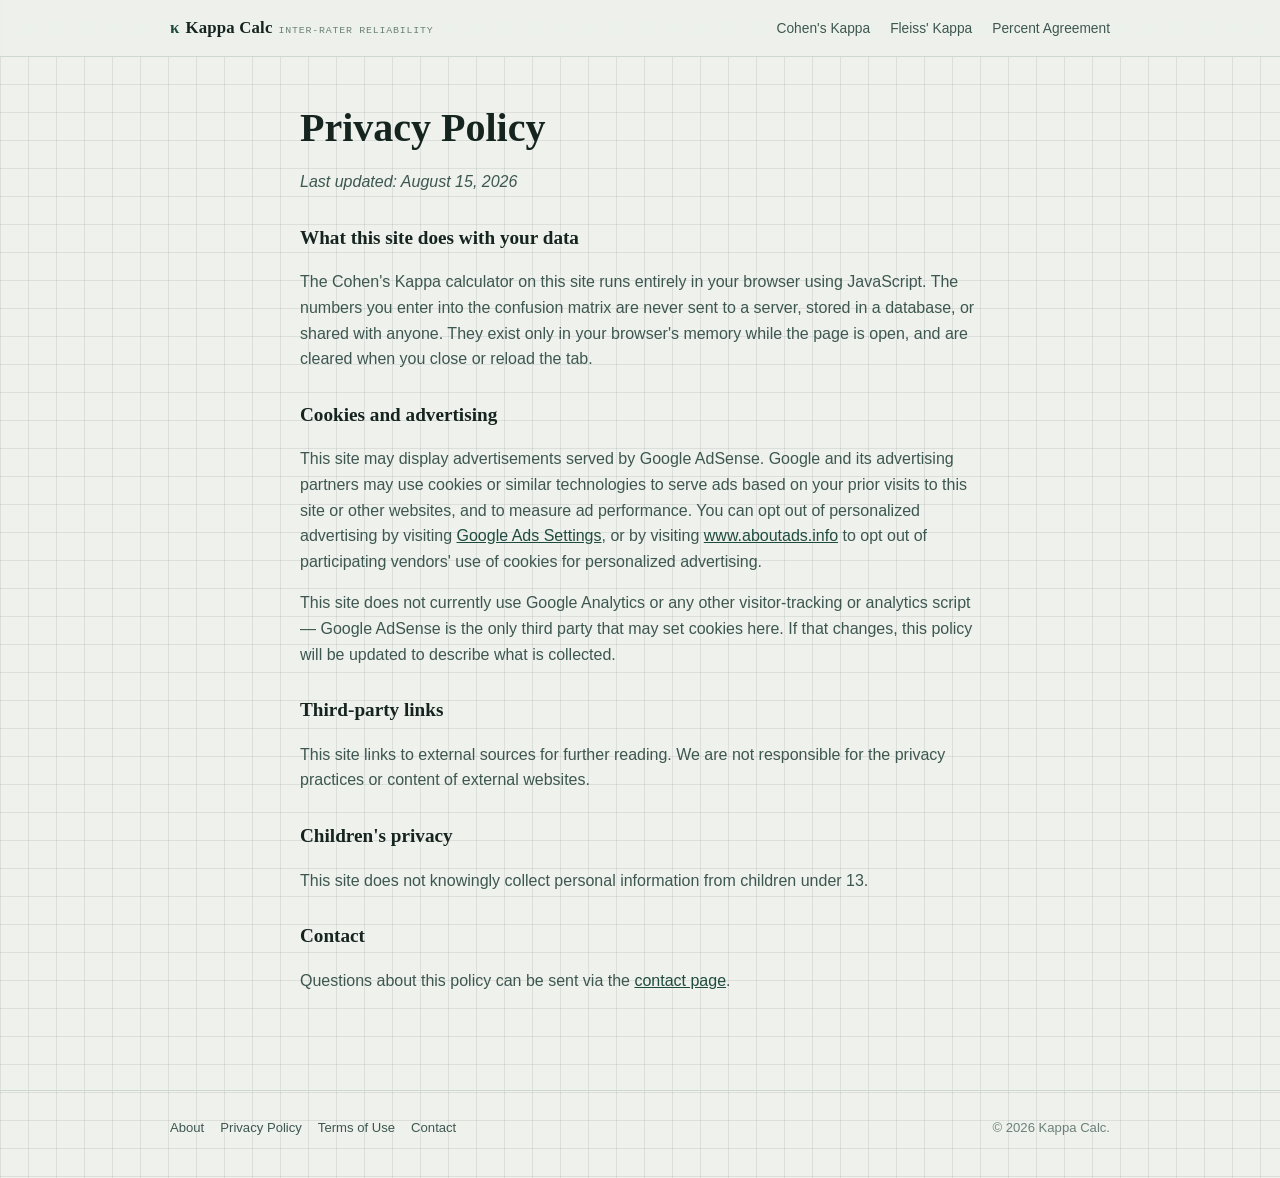
<file: privacy.html>
<!DOCTYPE html>
<html lang="en">
<head>
<meta charset="UTF-8" />
<meta name="viewport" content="width=device-width, initial-scale=1" />
<title>Privacy Policy — Kappa Calc</title>
<meta name="description" content="Privacy policy for Kappa Calc, including details on cookies, analytics, and third-party advertising via Google AdSense." />
<link rel="canonical" href="https://cohen-s-kappa.vercel.app/privacy.html" />
<meta name="robots" content="noindex, follow" />
<meta name="google-site-verification" content="9bSXV0oYwCNz4T_QT4-FbvCW3bJShIEgX8HZMbep9Co" />

<meta property="og:type" content="website" />
<meta property="og:title" content="Privacy Policy — Kappa Calc" />
<meta property="og:description" content="Privacy policy for Kappa Calc, including details on cookies, analytics, and third-party advertising via Google AdSense." />
<meta property="og:url" content="https://cohen-s-kappa.vercel.app/privacy.html" />
<meta property="og:site_name" content="Kappa Calc" />
<meta property="og:image" content="https://cohen-s-kappa.vercel.app/og-image.png" />
<meta property="og:image:width" content="1200" />
<meta property="og:image:height" content="630" />

<link rel="icon" href="data:image/svg+xml,%3Csvg xmlns='http://www.w3.org/2000/svg' viewBox='0 0 100 100'%3E%3Crect width='100' height='100' rx='16' fill='%232f6f5e'/%3E%3Ctext x='50' y='68' font-size='58' font-family='Georgia,serif' fill='%23eef1ec' text-anchor='middle'%3E%CE%BA%3C/text%3E%3C/svg%3E" />
<link rel="stylesheet" href="styles.css" />
<script async src="https://pagead2.googlesyndication.com/pagead/js/adsbygoogle.js?client=ca-pub-2006445566626425" crossorigin="anonymous"></script>
</head>
<body>
<header class="site-nav">
  <div class="wrap">
    <a href="/" class="wordmark"><span class="kap">κ</span> Kappa Calc <small>INTER-RATER RELIABILITY</small></a>
    <nav><a href="/#calculator">Cohen's Kappa</a><a href="/fleiss-kappa.html">Fleiss' Kappa</a><a href="/percent-agreement.html">Percent Agreement</a></nav>
  </div>
</header>
<main class="simple-page">
  <h1>Privacy Policy</h1>
  <p><em>Last updated: August 15, 2026</em></p>

  <h2>What this site does with your data</h2>
  <p>
    The Cohen's Kappa calculator on this site runs entirely in your browser using JavaScript.
    The numbers you enter into the confusion matrix are never sent to a server, stored in a
    database, or shared with anyone. They exist only in your browser's memory while the page is
    open, and are cleared when you close or reload the tab.
  </p>

  <h2>Cookies and advertising</h2>
  <p>
    This site may display advertisements served by Google AdSense. Google and its advertising
    partners may use cookies or similar technologies to serve ads based on your prior visits to
    this site or other websites, and to measure ad performance. You can opt out of personalized
    advertising by visiting
    <a href="https://adssettings.google.com" target="_blank" rel="noopener">Google Ads Settings</a>,
    or by visiting
    <a href="https://www.aboutads.info" target="_blank" rel="noopener">www.aboutads.info</a>
    to opt out of participating vendors' use of cookies for personalized advertising.
  </p>
  <p>
    This site does not currently use Google Analytics or any other visitor-tracking or
    analytics script — Google AdSense is the only third party that may set cookies here.
    If that changes, this policy will be updated to describe what is collected.
  </p>

  <h2>Third-party links</h2>
  <p>
    This site links to external sources for further reading. We are not responsible for the
    privacy practices or content of external websites.
  </p>

  <h2>Children's privacy</h2>
  <p>This site does not knowingly collect personal information from children under 13.</p>

  <h2>Contact</h2>
  <p>Questions about this policy can be sent via the <a href="/contact.html">contact page</a>.</p>
</main>
<footer class="site-footer">
  <div class="wrap">
    <div><a href="/about.html">About</a><a href="/privacy.html">Privacy Policy</a><a href="/terms.html">Terms of Use</a><a href="/contact.html">Contact</a></div>
    <div>&copy; <span id="year"></span> Kappa Calc.</div>
  </div>
</footer>
<script>document.getElementById('year').textContent = new Date().getFullYear();</script>
</body>
</html>
</file>
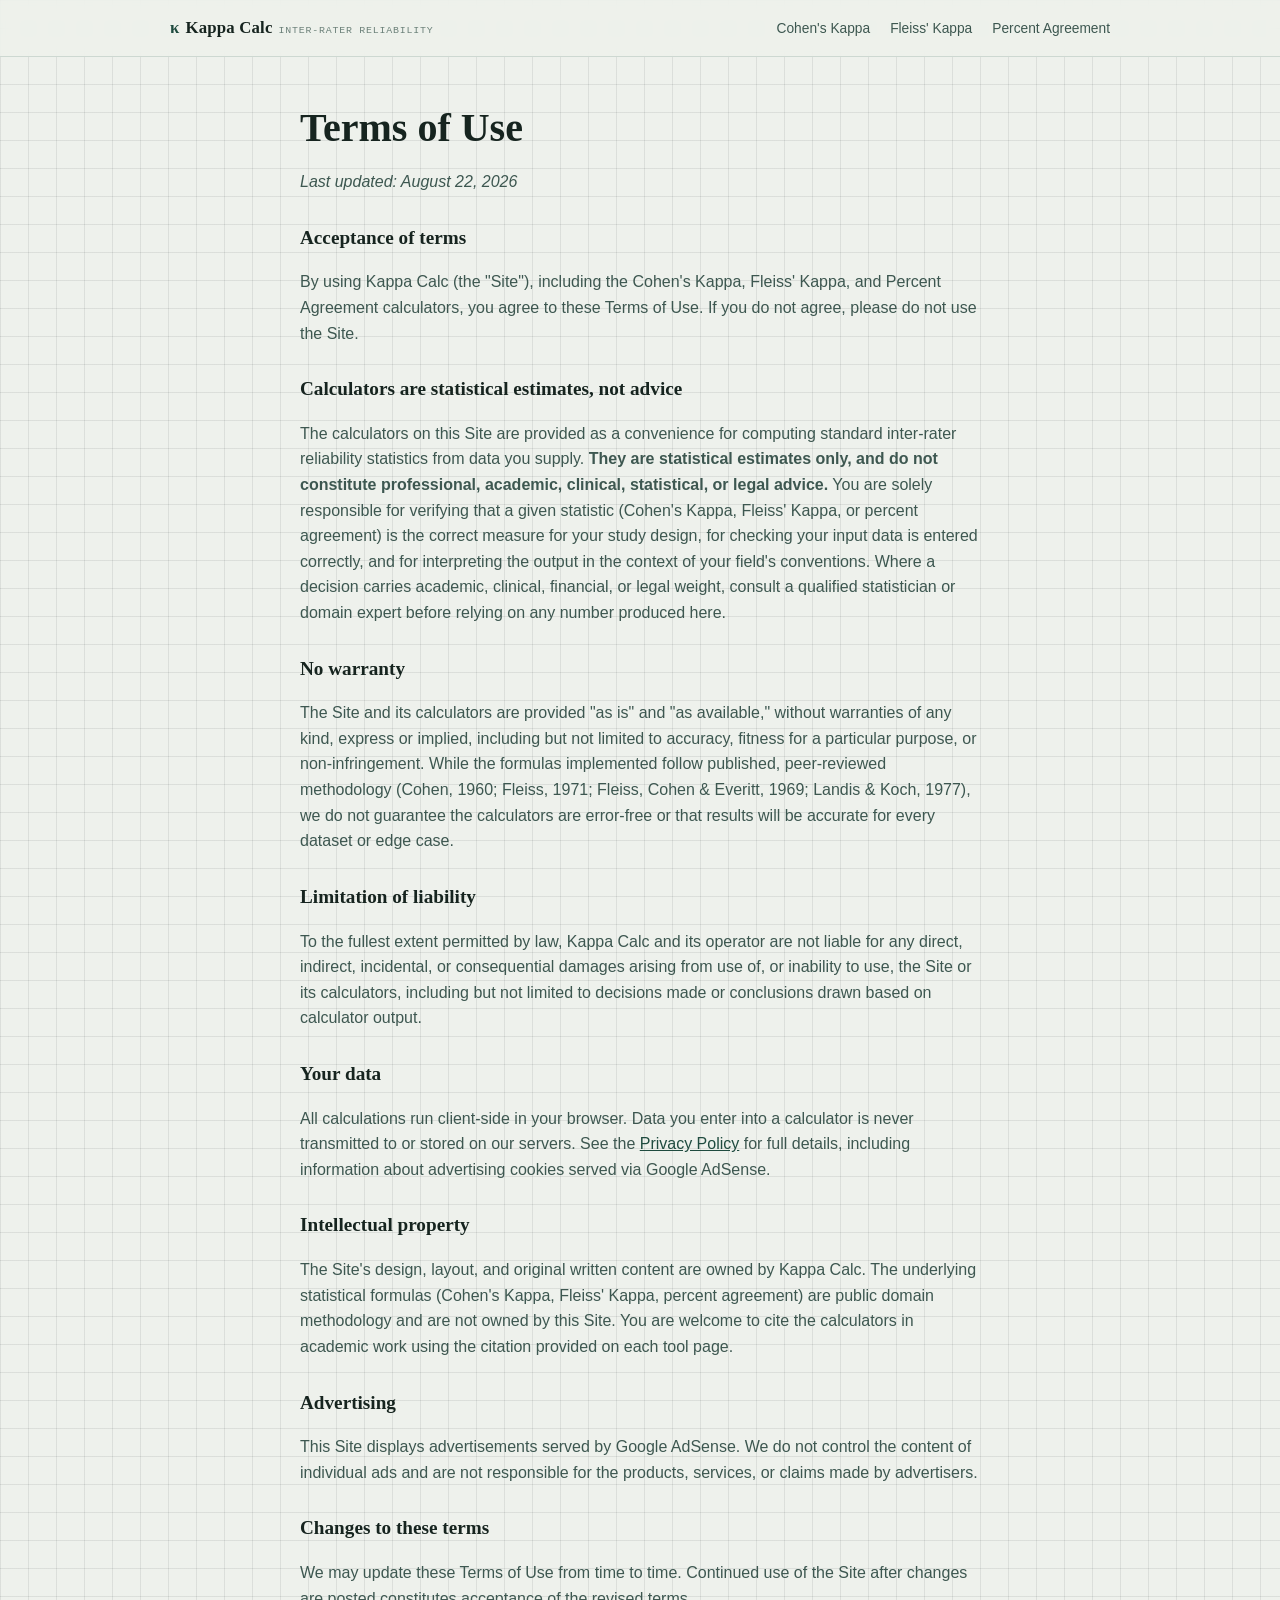
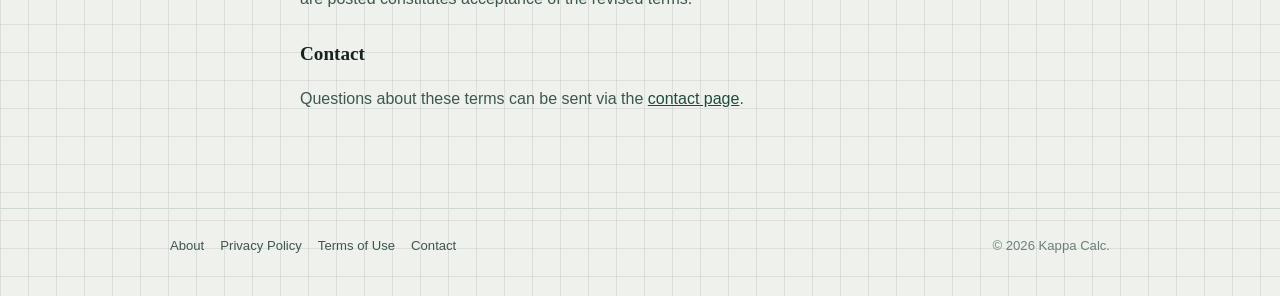
<file: terms.html>
<!DOCTYPE html>
<html lang="en">
<head>
<meta charset="UTF-8" />
<meta name="viewport" content="width=device-width, initial-scale=1" />
<title>Terms of Use — Kappa Calc</title>
<meta name="description" content="Terms of use for Kappa Calc's inter-rater reliability calculators, including the disclaimer that results are statistical estimates, not professional or academic advice." />
<link rel="canonical" href="https://cohen-s-kappa.vercel.app/terms.html" />
<meta name="robots" content="index, follow" />
<meta name="google-site-verification" content="9bSXV0oYwCNz4T_QT4-FbvCW3bJShIEgX8HZMbep9Co" />

<meta property="og:type" content="website" />
<meta property="og:title" content="Terms of Use — Kappa Calc" />
<meta property="og:description" content="Terms of use for Kappa Calc's free inter-rater reliability calculators." />
<meta property="og:url" content="https://cohen-s-kappa.vercel.app/terms.html" />
<meta property="og:site_name" content="Kappa Calc" />
<meta property="og:image" content="https://cohen-s-kappa.vercel.app/og-image.png" />
<meta property="og:image:width" content="1200" />
<meta property="og:image:height" content="630" />
<meta name="twitter:card" content="summary_large_image" />
<meta name="twitter:title" content="Terms of Use — Kappa Calc" />
<meta name="twitter:description" content="Terms of use for Kappa Calc's free inter-rater reliability calculators." />
<meta name="twitter:image" content="https://cohen-s-kappa.vercel.app/og-image.png" />

<link rel="icon" href="data:image/svg+xml,%3Csvg xmlns='http://www.w3.org/2000/svg' viewBox='0 0 100 100'%3E%3Crect width='100' height='100' rx='16' fill='%232f6f5e'/%3E%3Ctext x='50' y='68' font-size='58' font-family='Georgia,serif' fill='%23eef1ec' text-anchor='middle'%3E%CE%BA%3C/text%3E%3C/svg%3E" />
<link rel="stylesheet" href="styles.css" />
<script async src="https://pagead2.googlesyndication.com/pagead/js/adsbygoogle.js?client=ca-pub-2006445566626425" crossorigin="anonymous"></script>

<script type="application/ld+json">
{
  "@context": "https://schema.org",
  "@type": "BreadcrumbList",
  "itemListElement": [
    { "@type": "ListItem", "position": 1, "name": "Home", "item": "https://cohen-s-kappa.vercel.app/" },
    { "@type": "ListItem", "position": 2, "name": "Terms of Use", "item": "https://cohen-s-kappa.vercel.app/terms.html" }
  ]
}
</script>
</head>
<body>
<header class="site-nav">
  <div class="wrap">
    <a href="/" class="wordmark"><span class="kap">κ</span> Kappa Calc <small>INTER-RATER RELIABILITY</small></a>
    <nav><a href="/#calculator">Cohen's Kappa</a><a href="/fleiss-kappa.html">Fleiss' Kappa</a><a href="/percent-agreement.html">Percent Agreement</a></nav>
  </div>
</header>
<main class="simple-page">
  <h1>Terms of Use</h1>
  <p><em>Last updated: August 22, 2026</em></p>

  <h2>Acceptance of terms</h2>
  <p>
    By using Kappa Calc (the "Site"), including the Cohen's Kappa, Fleiss' Kappa, and Percent
    Agreement calculators, you agree to these Terms of Use. If you do not agree, please do not
    use the Site.
  </p>

  <h2>Calculators are statistical estimates, not advice</h2>
  <p>
    The calculators on this Site are provided as a convenience for computing standard
    inter-rater reliability statistics from data you supply. <strong>They are statistical
    estimates only, and do not constitute professional, academic, clinical, statistical, or
    legal advice.</strong> You are solely responsible for verifying that a given statistic (Cohen's
    Kappa, Fleiss' Kappa, or percent agreement) is the correct measure for your study design,
    for checking your input data is entered correctly, and for interpreting the output in the
    context of your field's conventions. Where a decision carries academic, clinical, financial,
    or legal weight, consult a qualified statistician or domain expert before relying on any
    number produced here.
  </p>

  <h2>No warranty</h2>
  <p>
    The Site and its calculators are provided "as is" and "as available," without warranties of
    any kind, express or implied, including but not limited to accuracy, fitness for a
    particular purpose, or non-infringement. While the formulas implemented follow published,
    peer-reviewed methodology (Cohen, 1960; Fleiss, 1971; Fleiss, Cohen &amp; Everitt, 1969;
    Landis &amp; Koch, 1977), we do not guarantee the calculators are error-free or that results
    will be accurate for every dataset or edge case.
  </p>

  <h2>Limitation of liability</h2>
  <p>
    To the fullest extent permitted by law, Kappa Calc and its operator are not liable for any
    direct, indirect, incidental, or consequential damages arising from use of, or inability to
    use, the Site or its calculators, including but not limited to decisions made or conclusions
    drawn based on calculator output.
  </p>

  <h2>Your data</h2>
  <p>
    All calculations run client-side in your browser. Data you enter into a calculator is never
    transmitted to or stored on our servers. See the <a href="/privacy.html">Privacy Policy</a>
    for full details, including information about advertising cookies served via Google AdSense.
  </p>

  <h2>Intellectual property</h2>
  <p>
    The Site's design, layout, and original written content are owned by Kappa Calc. The
    underlying statistical formulas (Cohen's Kappa, Fleiss' Kappa, percent agreement) are public
    domain methodology and are not owned by this Site. You are welcome to cite the calculators
    in academic work using the citation provided on each tool page.
  </p>

  <h2>Advertising</h2>
  <p>
    This Site displays advertisements served by Google AdSense. We do not control the content
    of individual ads and are not responsible for the products, services, or claims made by
    advertisers.
  </p>

  <h2>Changes to these terms</h2>
  <p>
    We may update these Terms of Use from time to time. Continued use of the Site after changes
    are posted constitutes acceptance of the revised terms.
  </p>

  <h2>Contact</h2>
  <p>Questions about these terms can be sent via the <a href="/contact.html">contact page</a>.</p>
</main>
<footer class="site-footer">
  <div class="wrap">
    <div><a href="/about.html">About</a><a href="/privacy.html">Privacy Policy</a><a href="/terms.html">Terms of Use</a><a href="/contact.html">Contact</a></div>
    <div>&copy; <span id="year"></span> Kappa Calc.</div>
  </div>
</footer>
<script>document.getElementById('year').textContent = new Date().getFullYear();</script>
</body>
</html>
</file>
<file: styles.css>
/* ==========================================================================
   Kappa Ledger — design tokens
   A research-notebook aesthetic: graph-paper texture, ink-green + mustard
   accents, serif headings, monospace data. Built for a statistics utility,
   not a generic SaaS landing page.
   ========================================================================== */

:root {
  --paper: #eef1ec;
  --paper-line: rgba(27, 42, 40, 0.09);
  --surface: #ffffff;
  --ink: #16241f;
  --ink-soft: #3d5750;
  --ink-faint: #6b8079;
  --accent: #2f6f5e;
  --accent-deep: #1f4b3f;
  --accent-soft: #dfeae5;
  --stamp: #b9791f;
  --stamp-soft: #f4e6cf;
  --border: #cdd8d1;
  --danger: #a8442f;

  --font-display: Iowan Old Style, Palatino Linotype, Palatino, Georgia, "Times New Roman", serif;
  --font-body: -apple-system, BlinkMacSystemFont, "Segoe UI", Roboto, Helvetica, Arial, sans-serif;
  --font-mono: "IBM Plex Mono", ui-monospace, SFMono-Regular, Menlo, Consolas, "Liberation Mono", monospace;

  --radius: 3px;
  --max-w: 880px;
}

* { box-sizing: border-box; }
html { -webkit-text-size-adjust: 100%; }

body {
  margin: 0;
  background: var(--paper);
  background-image:
    linear-gradient(var(--paper-line) 1px, transparent 1px),
    linear-gradient(90deg, var(--paper-line) 1px, transparent 1px);
  background-size: 28px 28px;
  color: var(--ink);
  font-family: var(--font-body);
  line-height: 1.6;
  -webkit-font-smoothing: antialiased;
}

a { color: var(--accent-deep); }
a:hover { color: var(--stamp); }

img, svg { max-width: 100%; display: block; }

.wrap {
  max-width: var(--max-w);
  margin: 0 auto;
  padding: 0 20px;
}

/* ---------- Nav ---------- */
.site-nav {
  border-bottom: 1px solid var(--border);
  background: rgba(238, 241, 236, 0.86);
  backdrop-filter: saturate(140%) blur(6px);
  position: sticky;
  top: 0;
  z-index: 20;
}
.site-nav .wrap {
  display: flex;
  align-items: center;
  justify-content: space-between;
  height: 56px;
  max-width: 980px;
}
.wordmark {
  font-family: var(--font-display);
  font-weight: 700;
  font-size: 1.05rem;
  letter-spacing: 0.01em;
  color: var(--ink);
  text-decoration: none;
  display: flex;
  align-items: baseline;
  gap: 6px;
}
.wordmark .kap { color: var(--accent-deep); }
.wordmark small {
  font-family: var(--font-mono);
  font-size: 0.62rem;
  font-weight: 500;
  color: var(--ink-faint);
  letter-spacing: 0.08em;
}
.site-nav nav a {
  font-size: 0.86rem;
  color: var(--ink-soft);
  text-decoration: none;
  margin-left: 20px;
}
.site-nav nav a:hover { color: var(--accent-deep); }

/* ---------- Hero / tool ---------- */
.hero {
  padding: 44px 0 8px;
}
.eyebrow {
  font-family: var(--font-mono);
  font-size: 0.72rem;
  letter-spacing: 0.14em;
  text-transform: uppercase;
  color: var(--accent-deep);
  margin: 0 0 10px;
}
h1 {
  font-family: var(--font-display);
  font-weight: 700;
  font-size: clamp(1.7rem, 4.4vw, 2.5rem);
  line-height: 1.15;
  margin: 0 0 12px;
  color: var(--ink);
}
.lede {
  font-size: 1.02rem;
  color: var(--ink-soft);
  max-width: 62ch;
  margin: 0 0 28px;
}

/* ---------- Calculator card ---------- */
.calc-card {
  background: var(--surface);
  border: 1px solid var(--border);
  border-radius: var(--radius);
  box-shadow: 0 1px 0 rgba(22, 36, 31, 0.03), 0 10px 30px -18px rgba(22, 36, 31, 0.35);
  padding: 24px;
  margin-bottom: 8px;
}
.calc-toolbar {
  display: flex;
  flex-wrap: wrap;
  align-items: center;
  gap: 14px;
  margin-bottom: 18px;
  padding-bottom: 16px;
  border-bottom: 1px dashed var(--border);
}
.calc-toolbar .field-label {
  font-family: var(--font-mono);
  font-size: 0.72rem;
  text-transform: uppercase;
  letter-spacing: 0.08em;
  color: var(--ink-faint);
}
.select, .btn {
  font-family: var(--font-body);
  font-size: 0.88rem;
}
.select {
  padding: 7px 10px;
  border: 1px solid var(--border);
  border-radius: var(--radius);
  background: var(--paper);
  color: var(--ink);
}
.btn {
  cursor: pointer;
  border: 1px solid var(--accent-deep);
  background: var(--accent);
  color: #fff;
  padding: 9px 16px;
  border-radius: var(--radius);
  font-weight: 600;
  transition: background 0.15s ease, transform 0.05s ease;
}
.btn:hover { background: var(--accent-deep); }
.btn:active { transform: translateY(1px); }
.btn.ghost {
  background: transparent;
  color: var(--ink-soft);
  border-color: var(--border);
  font-weight: 500;
}
.btn.ghost:hover { color: var(--accent-deep); border-color: var(--accent); background: var(--accent-soft); }

.matrix-scroll { overflow-x: auto; padding-bottom: 4px; }
table.matrix {
  border-collapse: collapse;
  font-family: var(--font-mono);
  font-size: 0.86rem;
  min-width: 100%;
}
table.matrix caption {
  text-align: left;
  font-family: var(--font-body);
  font-size: 0.78rem;
  color: var(--ink-faint);
  margin-bottom: 8px;
}
table.matrix th, table.matrix td {
  border: 1px solid var(--border);
  padding: 6px;
  text-align: center;
}
table.matrix thead th {
  background: var(--accent-soft);
  color: var(--accent-deep);
  font-weight: 600;
  font-size: 0.75rem;
}
table.matrix th.corner { background: var(--paper); border: none; }
table.matrix th.row-head {
  background: var(--accent-soft);
  color: var(--accent-deep);
  font-weight: 600;
  font-size: 0.75rem;
  min-width: 84px;
}
table.matrix input[type="text"] {
  width: 84px;
  border: none;
  background: transparent;
  font-family: var(--font-mono);
  font-size: 0.75rem;
  color: var(--accent-deep);
  text-align: center;
  padding: 2px;
}
table.matrix input[type="number"] {
  width: 64px;
  border: 1px solid transparent;
  background: var(--paper);
  border-radius: 2px;
  font-family: var(--font-mono);
  font-size: 0.9rem;
  text-align: center;
  padding: 6px 2px;
  color: var(--ink);
}
table.matrix input[type="number"]:focus,
table.matrix input[type="text"]:focus {
  outline: 2px solid var(--accent);
  outline-offset: 1px;
  background: #fff;
}

.calc-actions { display: flex; gap: 10px; margin-top: 16px; flex-wrap: wrap; }

/* ---------- Results ---------- */
.results {
  margin-top: 22px;
  padding-top: 20px;
  border-top: 1px dashed var(--border);
  display: grid;
  grid-template-columns: auto 1fr;
  gap: 22px;
  align-items: start;
}
@media (max-width: 620px) {
  .results { grid-template-columns: 1fr; }
}

.stamp {
  border: 3px double var(--stamp);
  color: var(--stamp);
  border-radius: 6px;
  padding: 14px 18px;
  text-align: center;
  transform: rotate(-3deg);
  width: fit-content;
  min-width: 210px;
  background: var(--stamp-soft);
  mix-blend-mode: multiply;
}
.stamp .stamp-kappa {
  font-family: var(--font-mono);
  font-size: 2.1rem;
  font-weight: 700;
  line-height: 1;
}
.stamp .stamp-label {
  font-family: var(--font-mono);
  font-size: 0.72rem;
  letter-spacing: 0.12em;
  text-transform: uppercase;
  margin-top: 6px;
}

.stat-grid {
  display: grid;
  grid-template-columns: repeat(auto-fit, minmax(140px, 1fr));
  gap: 12px;
}
.stat {
  background: var(--paper);
  border: 1px solid var(--border);
  border-radius: var(--radius);
  padding: 10px 12px;
}
.stat .stat-label {
  font-family: var(--font-mono);
  font-size: 0.68rem;
  text-transform: uppercase;
  letter-spacing: 0.07em;
  color: var(--ink-faint);
  margin-bottom: 4px;
}
.stat .stat-value {
  font-family: var(--font-mono);
  font-size: 1.15rem;
  color: var(--ink);
  font-weight: 700;
}

.calc-note {
  font-size: 0.82rem;
  color: var(--ink-faint);
  margin-top: 14px;
}

.cite-box {
  margin-top: 18px;
  padding: 14px 16px;
  background: var(--paper);
  border: 1px solid var(--border);
  border-left: 3px solid var(--accent);
  border-radius: var(--radius);
}
.cite-box .cite-label {
  font-family: var(--font-mono);
  font-size: 0.68rem;
  text-transform: uppercase;
  letter-spacing: 0.08em;
  color: var(--ink-faint);
  margin-bottom: 8px;
}
.cite-box .cite-text {
  font-family: var(--font-mono);
  font-size: 0.82rem;
  color: var(--ink-soft);
  line-height: 1.5;
  margin: 0 0 10px;
}
.cite-box .btn.ghost {
  font-size: 0.78rem;
  padding: 6px 12px;
}

/* ---------- Ad slots ---------- */
.ad-slot {
  max-width: var(--max-w);
  margin: 30px auto;
  padding: 0 20px;
}
.ad-slot .ad-inner {
  border: 1px dashed var(--border);
  border-radius: var(--radius);
  background: rgba(255, 255, 255, 0.5);
  min-height: 90px;
  display: flex;
  align-items: center;
  justify-content: center;
  color: var(--ink-faint);
  font-family: var(--font-mono);
  font-size: 0.68rem;
  letter-spacing: 0.08em;
  text-transform: uppercase;
}
.ad-slot.ad-leaderboard .ad-inner { min-height: 90px; }
.ad-slot.ad-rectangle .ad-inner { min-height: 250px; max-width: 336px; margin: 0 auto; }
.ad-slot.ad-infeed .ad-inner { min-height: 120px; }

/* ---------- Article content ---------- */
article.content {
  max-width: var(--max-w);
  margin: 10px auto 40px;
  padding: 0 20px;
}
article.content h2 {
  font-family: var(--font-display);
  font-size: 1.4rem;
  color: var(--ink);
  margin: 40px 0 12px;
  padding-top: 6px;
  border-top: 1px solid var(--border);
}
article.content h2:first-child { border-top: none; padding-top: 0; margin-top: 8px; }
article.content h3 {
  font-family: var(--font-body);
  font-size: 1.02rem;
  color: var(--accent-deep);
  margin: 22px 0 8px;
}
article.content p { color: var(--ink-soft); margin: 0 0 14px; }
article.content code {
  font-family: var(--font-mono);
  background: var(--accent-soft);
  color: var(--accent-deep);
  padding: 1px 5px;
  border-radius: 3px;
  font-size: 0.9em;
}
article.content .formula {
  font-family: var(--font-mono);
  background: var(--surface);
  border: 1px solid var(--border);
  border-left: 3px solid var(--accent);
  padding: 14px 16px;
  border-radius: var(--radius);
  margin: 14px 0 18px;
  overflow-x: auto;
  font-size: 0.92rem;
}
article.content table.ref {
  width: 100%;
  border-collapse: collapse;
  margin: 10px 0 20px;
  font-size: 0.9rem;
}
article.content table.ref th, article.content table.ref td {
  border: 1px solid var(--border);
  padding: 8px 10px;
  text-align: left;
}
article.content table.ref th {
  background: var(--accent-soft);
  color: var(--accent-deep);
  font-family: var(--font-mono);
  font-size: 0.75rem;
  text-transform: uppercase;
  letter-spacing: 0.05em;
}
article.content table.ref tr:nth-child(even) td { background: rgba(255,255,255,0.5); }

details.faq {
  border: 1px solid var(--border);
  border-radius: var(--radius);
  background: var(--surface);
  padding: 12px 16px;
  margin-bottom: 10px;
}
details.faq summary {
  cursor: pointer;
  font-weight: 600;
  color: var(--ink);
  list-style: none;
}
details.faq summary::-webkit-details-marker { display: none; }
details.faq summary::before {
  content: "+ ";
  color: var(--accent);
  font-family: var(--font-mono);
}
details.faq[open] summary::before { content: "\2212 "; }
details.faq p { margin-top: 10px; }

/* ---------- Footer ---------- */
footer.site-footer {
  border-top: 1px solid var(--border);
  padding: 26px 0 40px;
  margin-top: 20px;
}
footer.site-footer .wrap {
  max-width: 980px;
  display: flex;
  flex-wrap: wrap;
  justify-content: space-between;
  gap: 12px;
  font-size: 0.82rem;
  color: var(--ink-faint);
}
footer.site-footer a { color: var(--ink-soft); text-decoration: none; margin-right: 16px; }
footer.site-footer a:hover { color: var(--accent-deep); }

/* ---------- Simple pages (about/privacy/contact) ---------- */
.simple-page {
  max-width: 720px;
  margin: 0 auto;
  padding: 48px 20px 60px;
}
.simple-page h1 { margin-bottom: 18px; }
.simple-page p, .simple-page li { color: var(--ink-soft); }
.simple-page h2 {
  font-family: var(--font-display);
  font-size: 1.2rem;
  margin: 28px 0 10px;
}

@media (prefers-reduced-motion: reduce) {
  * { animation: none !important; transition: none !important; }
}

:focus-visible {
  outline: 2px solid var(--accent);
  outline-offset: 2px;
}
</file>
